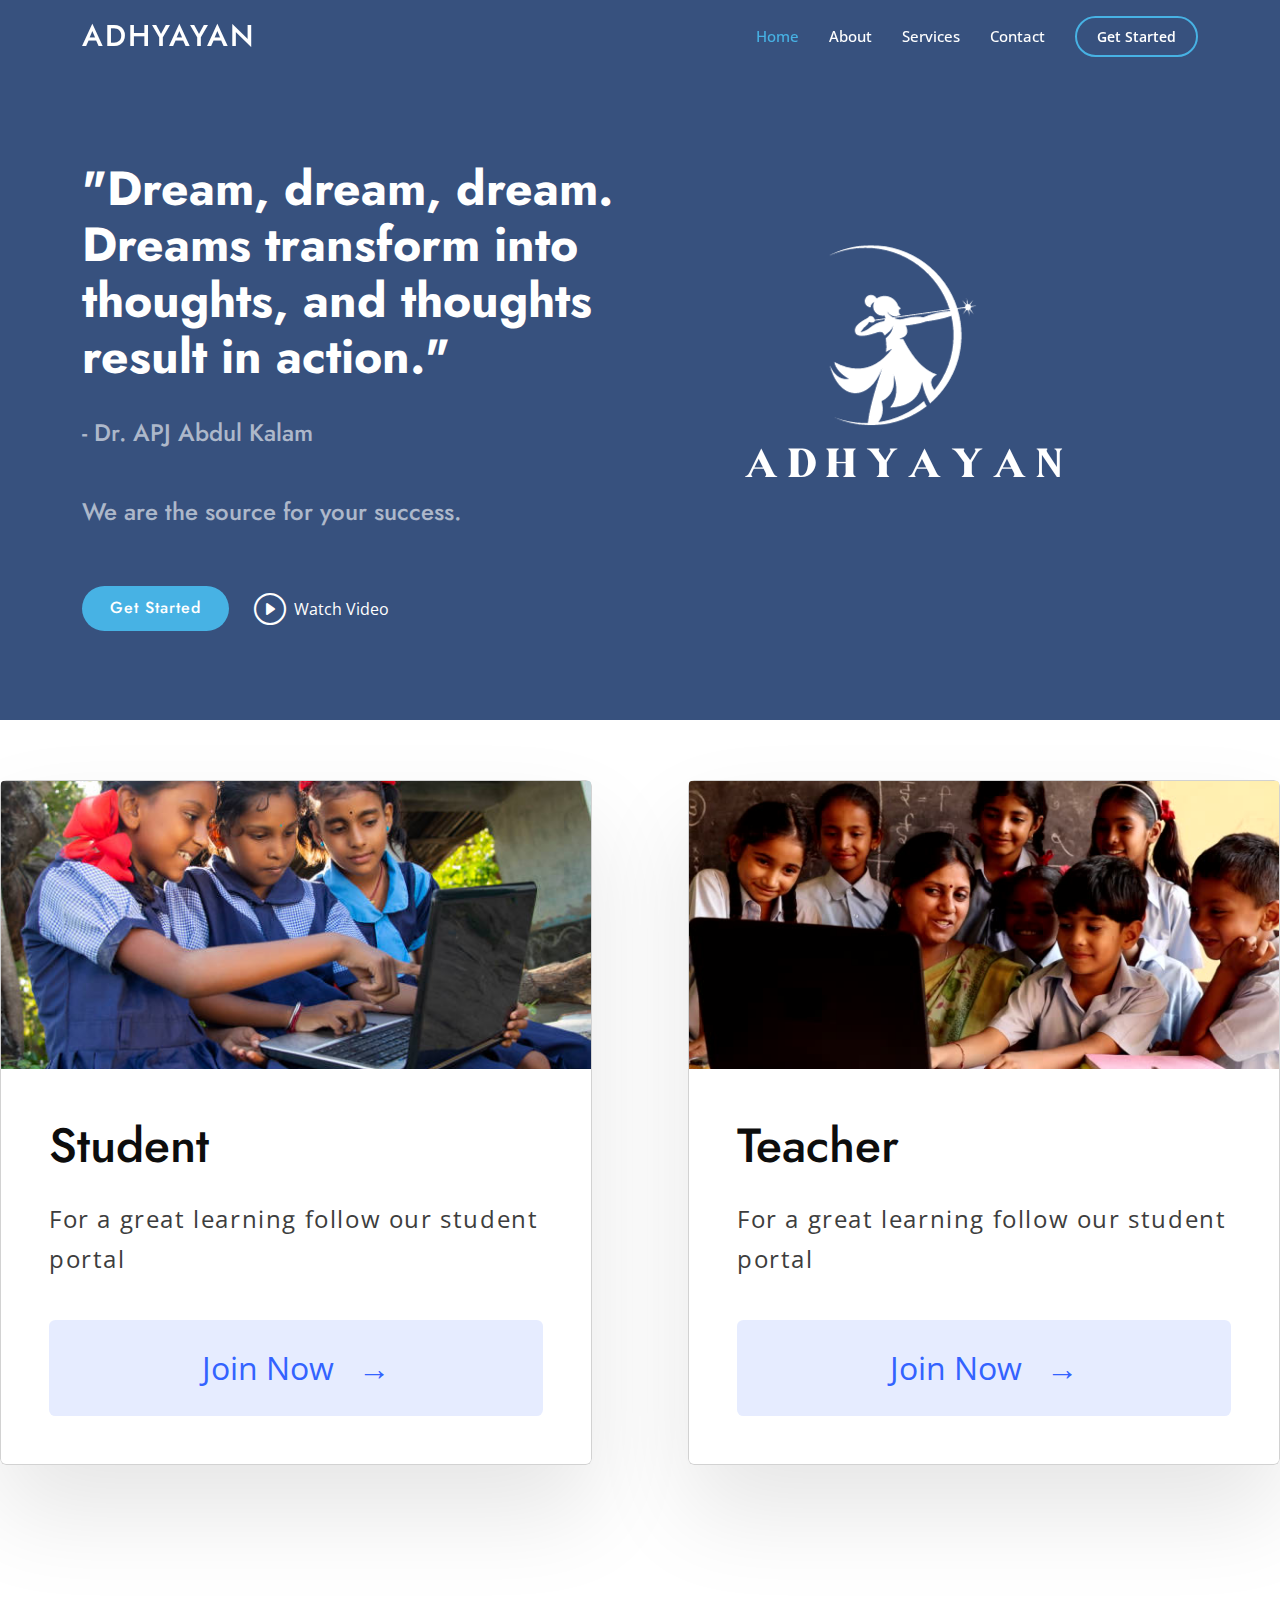
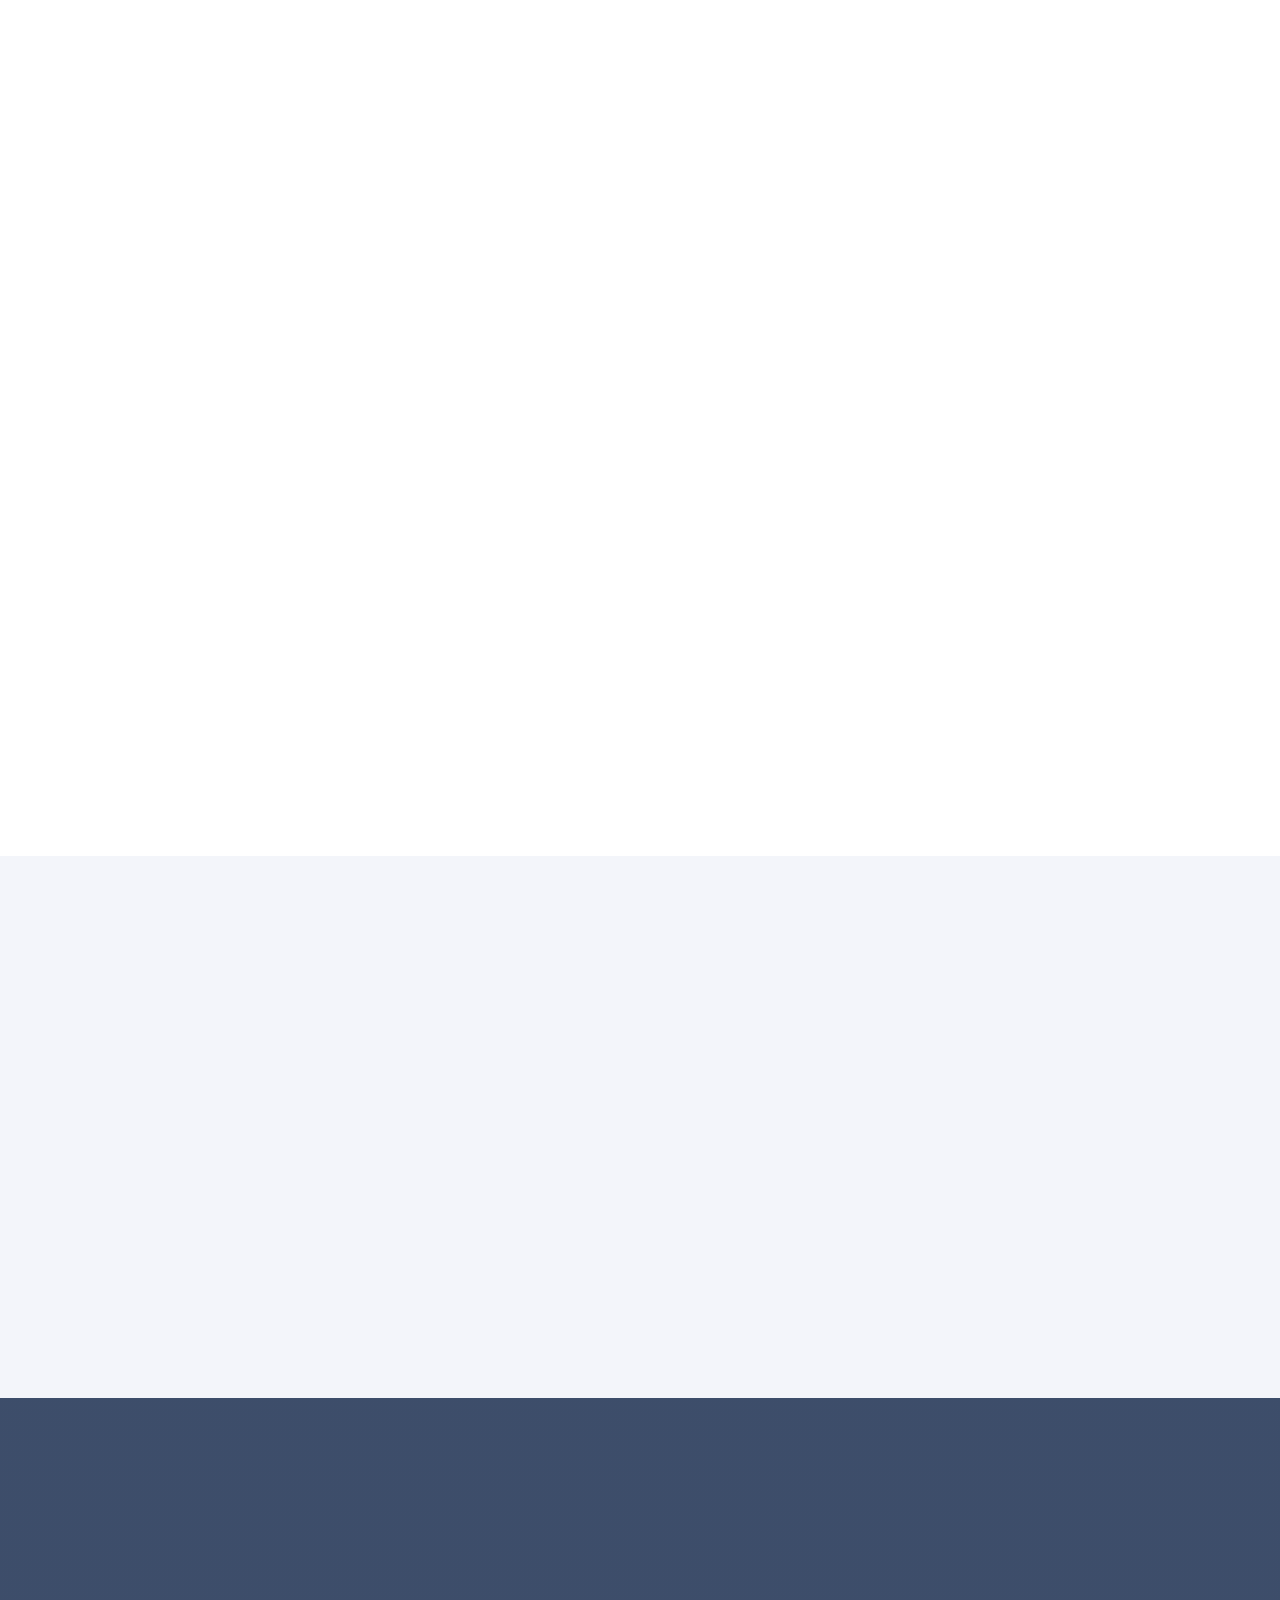
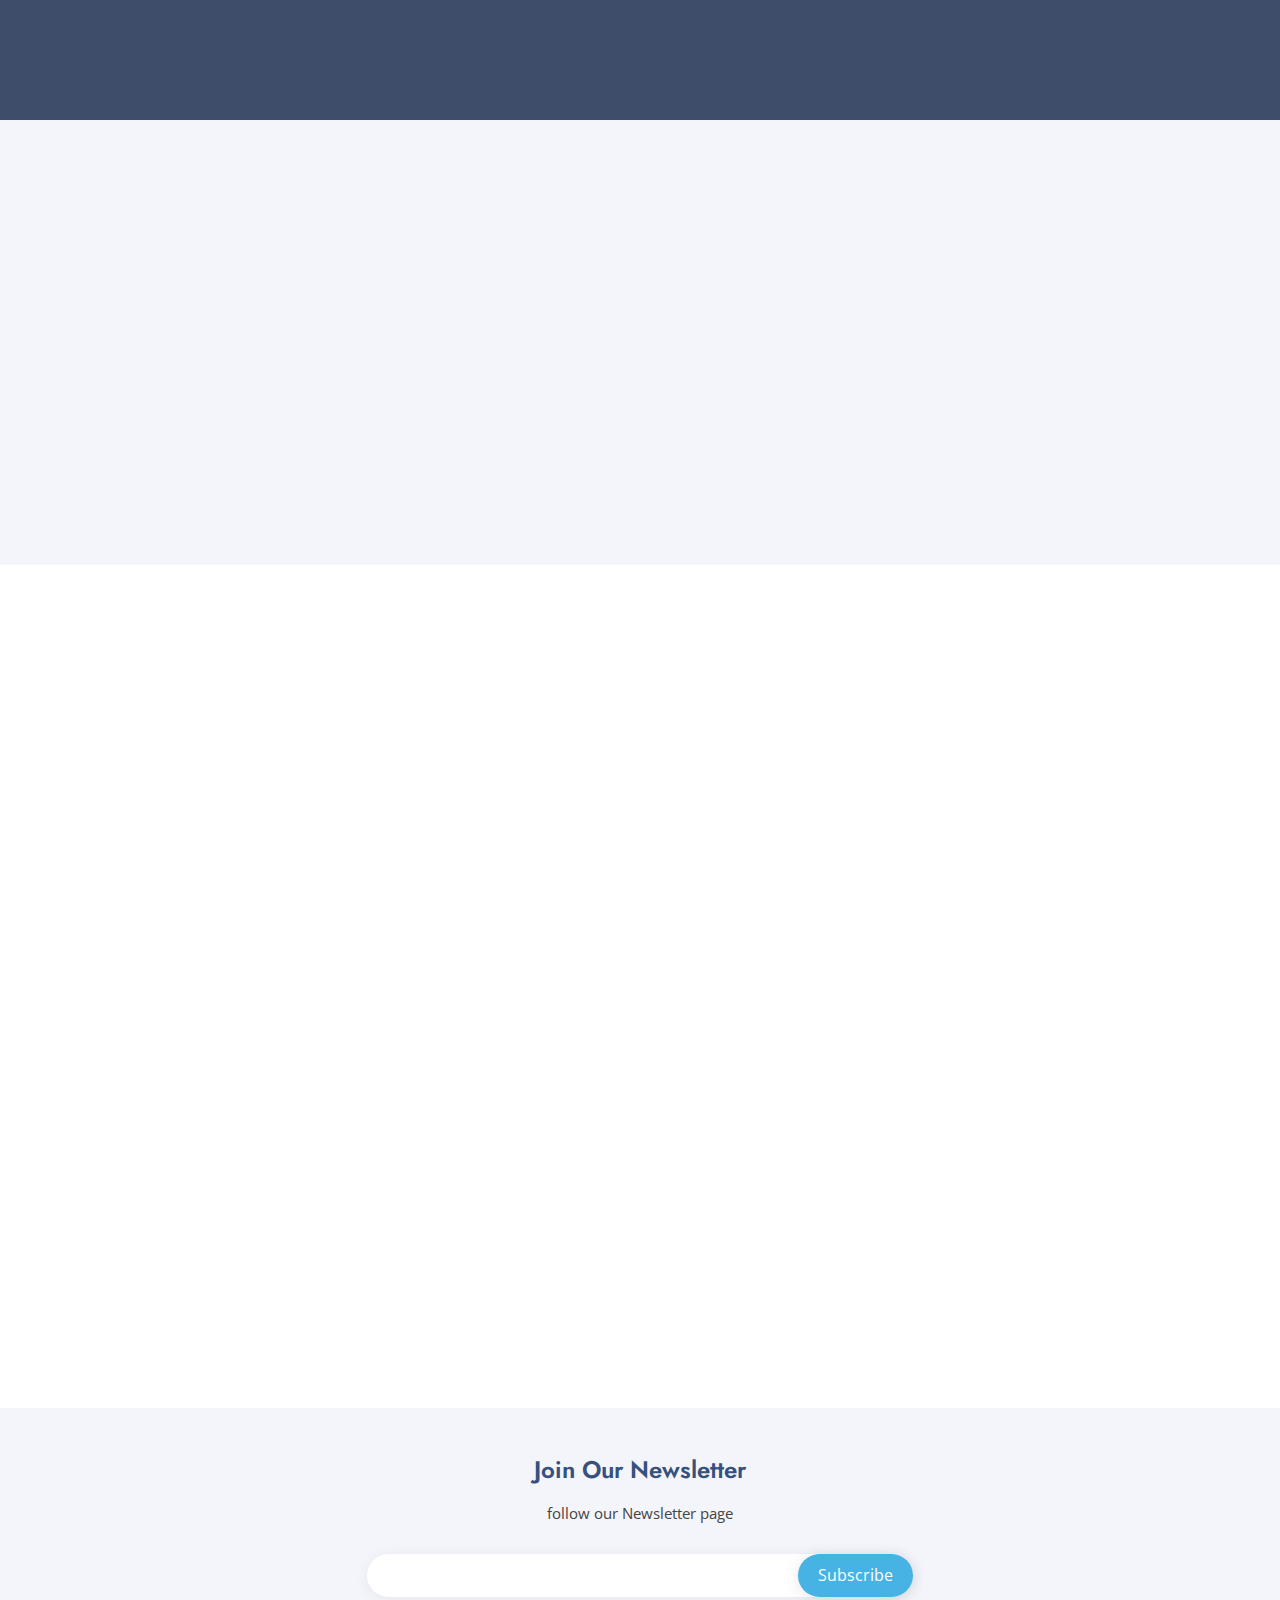
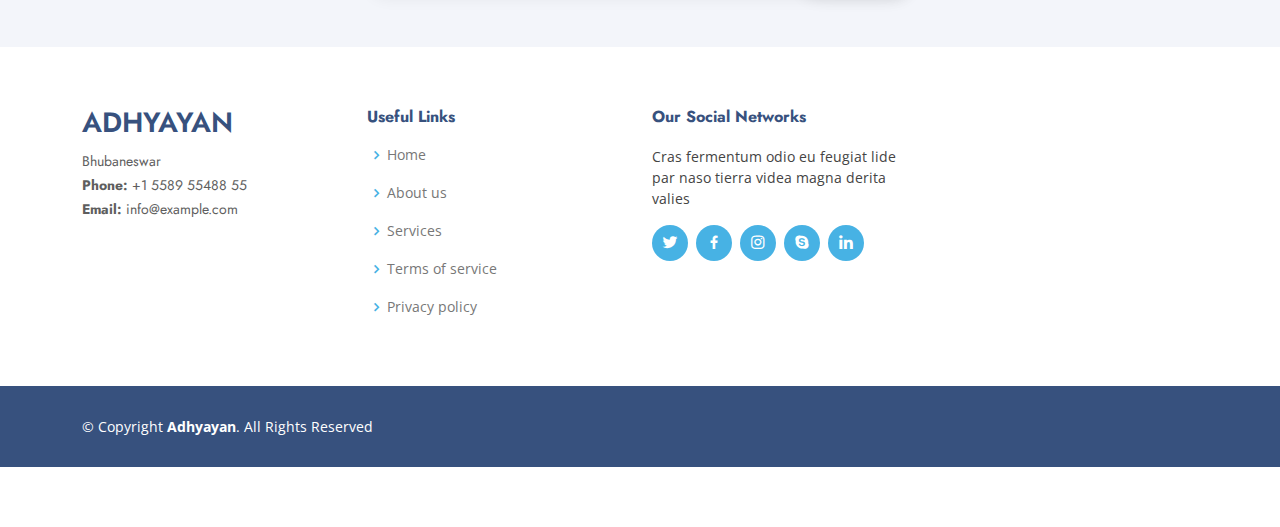
<file: index.html>
<!DOCTYPE html>
<html lang="en">

<head>
  <meta charset="utf-8">
  <meta content="width=device-width, initial-scale=1.0" name="viewport">

  <title>Adhyayan</title>
  <meta content="" name="description">
  <meta content="" name="keywords">

  <!-- Favicons -->
  <link href="./adhlogo-black.png" rel="icon">
  <link href="./adhlogo-black.png" rel="apple-touch-icon">

  <!-- Google Fonts -->
  <link href="https://fonts.googleapis.com/css?family=Open+Sans:300,300i,400,400i,600,600i,700,700i|Jost:300,300i,400,400i,500,500i,600,600i,700,700i|Poppins:300,300i,400,400i,500,500i,600,600i,700,700i" rel="stylesheet">

  <!-- Vendor CSS Files -->
  <link href="assets/vendor/aos/aos.css" rel="stylesheet">
  <link href="assets/vendor/bootstrap/css/bootstrap.min.css" rel="stylesheet">
  <link href="assets/vendor/bootstrap-icons/bootstrap-icons.css" rel="stylesheet">
  <link href="assets/vendor/boxicons/css/boxicons.min.css" rel="stylesheet">
  <link href="assets/vendor/glightbox/css/glightbox.min.css" rel="stylesheet">
  <link href="assets/vendor/remixicon/remixicon.css" rel="stylesheet">
  <link href="assets/vendor/swiper/swiper-bundle.min.css" rel="stylesheet">

  <!-- Template Main CSS File -->
  <link href="assets/css/style.css" rel="stylesheet">
  <link href="./style1.css" rel="stylesheet">
  <!-- <link href="./Adyayan Propro/responsive.css" rel="stylesheet">
  <link href="./Adyayan Propro/stylesdash.css" rel="stylesheet"> -->
</head>

<body>

  <!-- ======= Header ======= -->
  <header id="header" class="fixed-top ">
    <div class="container d-flex align-items-center">

      <h1 class="logo me-auto"><a href="index.html">Adhyayan</a></h1>
      <!-- Uncomment below if you prefer to use an image logo -->
      <!-- <a href="index.html" class="logo me-auto"><img src="assets/img/logo.png" alt="" class="img-fluid"></a>-->

      <nav id="navbar" class="navbar">
        <ul>
          <li><a class="nav-link scrollto active" href="#hero">Home</a></li>
          <li><a class="nav-link scrollto" href="#about">About</a></li>
          <li><a class="nav-link scrollto" href="#services">Services</a></li>
          <li><a class="nav-link scrollto" href="#contact">Contact</a></li>
          <li><a class="getstarted scrollto" href="#about">Get Started</a></li>
        </ul>
        <i class="bi bi-list mobile-nav-toggle"></i>
      </nav><!-- .navbar -->

    </div>
  </header><!-- End Header -->

  <!-- ======= Hero Section ======= -->
  <section id="hero" class="d-flex align-items-center">

    <div class="container">
      <div class="row">
        <div class="col-lg-6 d-flex flex-column justify-content-center pt-4 pt-lg-0 order-2 order-lg-1" data-aos="fade-up" data-aos-delay="200">
          <h1>"Dream, dream, dream. Dreams transform into thoughts, and thoughts result in action."</h1>
          <br>
          <h2 >- Dr. APJ Abdul Kalam</h2>
          <h2>We are the source for your success.
          </h2>
          <div class="d-flex justify-content-center justify-content-lg-start">
            <a href="#about" class="btn-get-started scrollto">Get Started</a>
            <a href="./synergy.mp4" class="glightbox btn-watch-video"><i class="bi bi-play-circle"></i><span>Watch Video</span></a>
          </div>
        </div>
        <div class="col-lg-6 order-1 order-lg-2 hero-img" data-aos="zoom-in" data-aos-delay="200">
          <img src="./Adhyanbluebig.png" class="img-fluid animated" alt="">
        </div>
      </div>
    </div>

  </section>
  <!-- End Hero -->

  <section id="main">

    <main class="cd__main">

      <div class="grid">
        <div class="grid__item">
          <div class="card"><img class="card__img" src="./student.png" alt="Student">
            <div class="card__content">
              <h1 class="card__header">Student</h1>
              <p class="card__text">For a great learning follow our student portal </p>
              <a href="./Adyayan Propro/teacher_dashboard.html" class="card__btn">Join Now <span>&rarr;</span></a>
            </div>
          </div>
        </div>
        <div class="grid__item">
          <div class="card"><img class="card__img" src="./newteacher.png" alt="Teacher">
            <div class="card__content">
              <h1 class="card__header">Teacher</h1>
              <p class="card__text">For a great learning follow our student portal</p>
              <a href="./Adyayan Propro/teacher_dashboard.html" class="card__btn">Join Now <span>&rarr;</span></a>
            </div>
          </div>
        </div>
        </div>

    
    <!-- ======= About Us Section ======= -->
    <section id="about" class="about">
      <div class="container" data-aos="fade-up">

        <div class="section-title">
          <h2>About Us</h2>
        </div>

        <div class="row content">
          <div class="col-lg-6">
            <p>
              At Adhyayan, we are a passionate and dedicated team on a mission to empower rural communities through the gift of knowledge. Our driving force? The unwavering belief that education is the key to breaking the cycle of poverty and unlocking the full potential of every individual
            </p>
            <ul>
              <li><i class="ri-check-double-line"></i>Empowering rural communities through education to create a future where literacy knows no bounds </li>
              <li><i class="ri-check-double-line"></i> We work hand-in-hand with local communities, respecting their unique cultures and traditions</li>
              <li><i class="ri-check-double-line"></i> Our initiatives are designed for long-term impact.</li>
            </ul>
          </div>
          <div class="col-lg-6 pt-4 pt-lg-0">
            <p>
              We invite you to be a part of our journey to transform rural areas into hubs learning and growth. Join Adhyayan Family to make a world where literacy universal, and dreams know no boundaries. Together, we can change lives, one classroom, one community at a time.
            </p>
            <a href="#" class="btn-learn-more">Learn More</a>
          </div>
        </div>

      </div>
    </section>
    <!-- End About Us Section -->

    <!-- ======= Skills Section ======= -->
    <section id="skills" class="skills">
      <div class="container" data-aos="fade-up">

        <div class="row">
          <div class="col-lg-6 d-flex align-items-center" data-aos="fade-right" data-aos-delay="100">
            <img src="assets/img/skills.png" class="img-fluid" alt="">
          </div>
          <div class="col-lg-6 pt-4 pt-lg-0 content" data-aos="fade-left" data-aos-delay="100">
            <h3>Literacy rate of India</h3>
            <p class="fst-italic">
              Literacy rate in India is uneven and as such, different states and union territories of India have differences in their literacy rates. The Statistics shows the details of state with highest literacy rate.
            </p>

            <div class="skills-content">

              <div class="progress">
                <span class="skill">Kerala <i class="val">94%</i></span>
                <div class="progress-bar-wrap">
                  <div class="progress-bar" role="progressbar" aria-valuenow="94" aria-valuemin="0" aria-valuemax="100"></div>
                </div>
              </div>

              <div class="progress">
                <span class="skill">Chandigarh <i class="val">86%</i></span>
                <div class="progress-bar-wrap">
                  <div class="progress-bar" role="progressbar" aria-valuenow="86" aria-valuemin="0" aria-valuemax="100"></div>
                </div>
              </div>

              <div class="progress">
                <span class="skill">Maharashtra <i class="val">82.3%</i></span>
                <div class="progress-bar-wrap">
                  <div class="progress-bar" role="progressbar" aria-valuenow="82.3" aria-valuemin="0" aria-valuemax="100"></div>
                </div>
              </div>

              <div class="progress">
                <span class="skill">Uttarakhand <i class="val">78.8%</i></span>
                <div class="progress-bar-wrap">
                  <div class="progress-bar" role="progressbar" aria-valuenow="78.8" aria-valuemin="0" aria-valuemax="100"></div>
                </div>
              </div>

            </div>

          </div>
        </div>

      </div>
    </section><!-- End Skills Section -->

    <!-- ======= Services Section ======= -->
    <section id="services" class="services section-bg">
      <div class="container" data-aos="fade-up">

        <div class="section-title">
          <h2>Services</h2>
          <p> Our services are designed to empower learners of all ages and backgrounds. </p>
        </div>

        <div class="row">
          <div class="col-xl-3 col-md-6 d-flex align-items-stretch" data-aos="zoom-in" data-aos-delay="100">
            <div class="icon-box">
              <div class="icon"><i class="bx bxl-dribbble"></i></div>
              <h4><a href="">Scholarship</a></h4>
              <p>We provide Scholarship facility to excell the knowledge of unprivileged</p>
            </div>
          </div>

          <div class="col-xl-3 col-md-6 d-flex align-items-stretch mt-4 mt-md-0" data-aos="zoom-in" data-aos-delay="200">
            <div class="icon-box">
              <div class="icon"><i class="bx bx-file"></i></div>
              <h4><a href="">Online Teaching</a></h4>
              <p>Online teaching brings education to your doorstep, making learning accessible to all</p>
            </div>
          </div>

          <div class="col-xl-3 col-md-6 d-flex align-items-stretch mt-4 mt-xl-0" data-aos="zoom-in" data-aos-delay="300">
            <div class="icon-box">
              <div class="icon"><i class="bx bx-tachometer"></i></div>
              <h4><a href="">Offline Faculty</a></h4>
              <p>Our dedicated offline faculty brings expertise and real-world experience to the classroom.
              </p>
            </div>
          </div>

          <div class="col-xl-3 col-md-6 d-flex align-items-stretch mt-4 mt-xl-0" data-aos="zoom-in" data-aos-delay="400">
            <div class="icon-box">
              <div class="icon"><i class="bx bx-layer"></i></div>
              <h4><a href="">Study Material</a></h4>
              <p>Our study materials are your trusted companions on the journey to academic excellence.</p>
            </div>
          </div>

        </div>

      </div>
    </section><!-- End Services Section -->

    <!-- ======= Cta Section ======= -->
    <section id="cta" class="cta">
      <div class="container" data-aos="zoom-in">

        <div class="row">
          <div class="col-lg-9 text-center text-lg-start">
            <h3>Call To Action</h3>
            <p> you can call us various information you want to know</p>
          </div>
          <div class="col-lg-3 cta-btn-container text-center">
            <a class="cta-btn align-middle" href="#">Call To Action</a>
          </div>
        </div>

      </div>
    </section><!-- End Cta Section -->

    

    
    <!-- ======= Frequently Asked Questions Section ======= -->
    <section id="faq" class="faq section-bg">
      <div class="container" data-aos="fade-up">

        <div class="section-title">
          <h2>Frequently Asked Questions</h2>
        </div>

        <div class="faq-list">
          <ul>
            <li data-aos="fade-up" data-aos-delay="100">
              <i class="bx bx-help-circle icon-help"></i> <a data-bs-toggle="collapse" class="collapse" data-bs-target="#faq-list-1">How do I sign up for your e-learning platform?<i class="bx bx-chevron-down icon-show"></i><i class="bx bx-chevron-up icon-close"></i></a>
              <div id="faq-list-1" class="collapse show" data-bs-parent=".faq-list">
                <p>
                  To sign up, click on the "Sign Up" button on our website's homepage. You'll need to provide some basic information and create a username and password.
                </p>
              </div>
            </li>

            <li data-aos="fade-up" data-aos-delay="200">
              <i class="bx bx-help-circle icon-help"></i> <a data-bs-toggle="collapse" data-bs-target="#faq-list-2" class="collapsed">How can I access my courses after signing up?<i class="bx bx-chevron-down icon-show"></i><i class="bx bx-chevron-up icon-close"></i></a>
              <div id="faq-list-2" class="collapse" data-bs-parent=".faq-list">
                <p>
                  Once you're logged in, go to the "My Courses" or "Dashboard" section. There, you will find all the courses you've enrolled in.
                </p>
              </div>
            </li>

           

            

            


          </ul>
        </div>

      </div>
    </section><!-- End Frequently Asked Questions Section -->

    <!-- ======= Contact Section ======= -->
    <section id="contact" class="contact">
      <div class="container" data-aos="fade-up">

        <div class="section-title">
          <h2>Contact</h2>
        </div>

        <div class="row">

          <div class="col-lg-5 d-flex align-items-stretch">
            <div class="info">
              <div class="address">
                <i class="bi bi-geo-alt"></i>
                <h4>Location:</h4>
                <p>Bhubaneswar</p>
              </div>

              <div class="email">
                <i class="bi bi-envelope"></i>
                <h4>Email:</h4>
                <p>info@example.com</p>
              </div>

              <div class="phone">
                <i class="bi bi-phone"></i>
                <h4>Call:</h4>
                <p>+1 5589 55488 55s</p>
              </div>

              <iframe src="https://www.google.com/maps/embed?pb=!1m14!1m8!1m3!1d12097.433213460943!2d-74.0062269!3d40.7101282!3m2!1i1024!2i768!4f13.1!3m3!1m2!1s0x0%3A0xb89d1fe6bc499443!2sDowntown+Conference+Center!5e0!3m2!1smk!2sbg!4v1539943755621" frameborder="0" style="border:0; width: 100%; height: 290px;" allowfullscreen></iframe>
            </div>

          </div>

          <div class="col-lg-7 mt-5 mt-lg-0 d-flex align-items-stretch">
            <form action="forms/contact.php" method="post" role="form" class="php-email-form">
              <div class="row">
                <div class="form-group col-md-6">
                  <label for="name">Your Name</label>
                  <input type="text" name="name" class="form-control" id="name" required>
                </div>
                <div class="form-group col-md-6">
                  <label for="name">Your Email</label>
                  <input type="email" class="form-control" name="email" id="email" required>
                </div>
              </div>
              <div class="form-group">
                <label for="name">Subject</label>
                <input type="text" class="form-control" name="subject" id="subject" required>
              </div>
              <div class="form-group">
                <label for="name">Message</label>
                <textarea class="form-control" name="message" rows="10" required></textarea>
              </div>
              <div class="my-3">
                <div class="loading">Loading</div>
                <div class="error-message"></div>
                <div class="sent-message">Your message has been sent. Thank you!</div>
              </div>
              <div class="text-center"><button type="submit">Send Message</button></div>
            </form>
          </div>

        </div>

      </div>
    </section><!-- End Contact Section -->

  </main><!-- End #main -->

  <!-- ======= Footer ======= -->
  <footer id="footer">

    <div class="footer-newsletter">
      <div class="container">
        <div class="row justify-content-center">
          <div class="col-lg-6">
            <h4>Join Our Newsletter</h4>
            <p>follow our Newsletter page</p>
            <form action="" method="post">
              <input type="email" name="email"><input type="submit" value="Subscribe">
            </form>
          </div>
        </div>
      </div>
    </div>

    <div class="footer-top">
      <div class="container">
        <div class="row">

          <div class="col-lg-3 col-md-6 footer-contact">
            <h3>Adhyayan</h3>
            <p>
              Bhubaneswar <br>
              <strong>Phone:</strong> +1 5589 55488 55<br>
              <strong>Email:</strong> info@example.com<br>
            </p>
          </div>

          <div class="col-lg-3 col-md-6 footer-links">
            <h4>Useful Links</h4>
            <ul>
              <li><i class="bx bx-chevron-right"></i> <a href="#">Home</a></li>
              <li><i class="bx bx-chevron-right"></i> <a href="#">About us</a></li>
              <li><i class="bx bx-chevron-right"></i> <a href="#">Services</a></li>
              <li><i class="bx bx-chevron-right"></i> <a href="#">Terms of service</a></li>
              <li><i class="bx bx-chevron-right"></i> <a href="#">Privacy policy</a></li>
            </ul>
          </div>

          <div class="col-lg-3 col-md-6 footer-links">
            <h4>Our Social Networks</h4>
            <p>Cras fermentum odio eu feugiat lide par naso tierra videa magna derita valies</p>
            <div class="social-links mt-3">
              <a href="#" class="twitter"><i class="bx bxl-twitter"></i></a>
              <a href="#" class="facebook"><i class="bx bxl-facebook"></i></a>
              <a href="#" class="instagram"><i class="bx bxl-instagram"></i></a>
              <a href="#" class="google-plus"><i class="bx bxl-skype"></i></a>
              <a href="#" class="linkedin"><i class="bx bxl-linkedin"></i></a>
            </div>
          </div>

        </div>
      </div>
    </div>

    <div class="container footer-bottom clearfix">
      <div class="copyright">
        &copy; Copyright <strong><span>Adhyayan</span></strong>. All Rights Reserved
      </div>
      <div class="credits">
      </div>
    </div>
  </footer><!-- End Footer -->

  <div id="preloader"></div>
  <a href="#" class="back-to-top d-flex align-items-center justify-content-center"><i class="bi bi-arrow-up-short"></i></a>

  <!-- Vendor JS Files -->
  <script src="assets/vendor/aos/aos.js"></script>
  <script src="assets/vendor/bootstrap/js/bootstrap.bundle.min.js"></script>
  <script src="assets/vendor/glightbox/js/glightbox.min.js"></script>
  <script src="assets/vendor/isotope-layout/isotope.pkgd.min.js"></script>
  <script src="assets/vendor/swiper/swiper-bundle.min.js"></script>
  <script src="assets/vendor/waypoints/noframework.waypoints.js"></script>
  <script src="assets/vendor/php-email-form/validate.js"></script>

  <!-- Template Main JS File -->
  <script src="assets/js/main.js"></script>

</body>

</html>
</file>
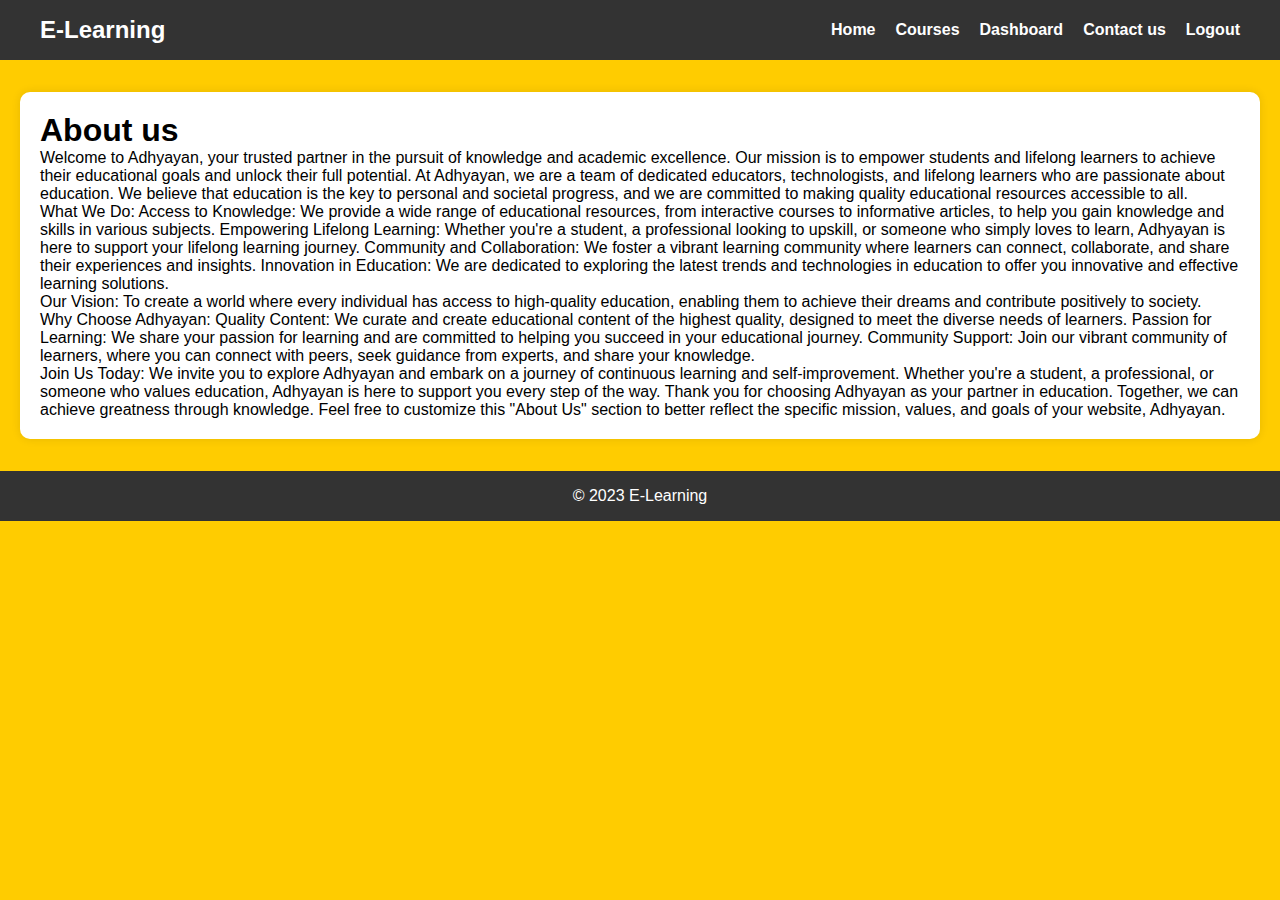
<file: Adyayan Propro/aboutus.html>
<!DOCTYPE html>
<html lang="en">
  <head>
    <meta charset="UTF-8" />
    <meta name="viewport" content="width=device-width, initial-scale=1.0" />
    <title>User Profile</title>
    <link rel="stylesheet" href="styles5.css" />
    <!-- Link your main CSS file -->
  </head>
  <body>
    <header>
      <nav>
        <div class="logo">E-Learning</div>
        <ul>
          <li><a href="index.html">Home</a></li>
          <li><a href="courses.html">Courses</a></li>
          <!-- Link to the courses page -->
          <li><a href="dashboard.html">Dashboard</a></li>
          <!-- Link to the dashboard page -->
          <li><a href="contact.html">Contact us</a></li>
          <!-- Link to the contactus page -->
          <li><a href="#">Logout</a></li>
        </ul>
      </nav>
    </header>
    <main>
      <section class="aboutus-section">
        <h1>About us</h1>
        <div class="aboutus-info">
          <p> 
            Welcome to Adhyayan, your trusted partner in the pursuit of knowledge and academic excellence. Our mission is to empower students and lifelong learners to achieve their educational goals and unlock their full potential.
            At Adhyayan, we are a team of dedicated educators, technologists, and lifelong learners who are passionate about education. We believe that education is the key to personal and societal progress, and we are committed to making quality educational resources accessible to all.
          </p>
          <p>
            What We Do:
            
            Access to Knowledge: We provide a wide range of educational resources, from interactive courses to informative articles, to help you gain knowledge and skills in various subjects.
            Empowering Lifelong Learning: Whether you're a student, a professional looking to upskill, or someone who simply loves to learn, Adhyayan is here to support your lifelong learning journey.
            Community and Collaboration: We foster a vibrant learning community where learners can connect, collaborate, and share their experiences and insights.
            Innovation in Education: We are dedicated to exploring the latest trends and technologies in education to offer you innovative and effective learning solutions.
          </p>
          <p>
            Our Vision:
 
            To create a world where every individual has access to high-quality education, enabling them to achieve their dreams and contribute positively to society.
          </p>
          <p>
            Why Choose Adhyayan:

            Quality Content: We curate and create educational content of the highest quality, designed to meet the diverse needs of learners.

            Passion for Learning: We share your passion for learning and are committed to helping you succeed in your educational journey.

            Community Support: Join our vibrant community of learners, where you can connect with peers, seek guidance from experts, and share your knowledge.

          </p>
          <p>
            Join Us Today:

            We invite you to explore Adhyayan and embark on a journey of continuous learning and self-improvement. Whether you're a student, a professional, or someone who values education, Adhyayan is here to support you every step of the way.

            Thank you for choosing Adhyayan as your partner in education. Together, we can achieve greatness through knowledge.

            Feel free to customize this "About Us" section to better reflect the specific mission, values, and goals of your website, Adhyayan.
          </p>
          <!-- Add more profile information here -->
        </div>
      </section>
    </main>
    <footer>
      <p>&copy; 2023 E-Learning</p>
    </footer>
  </body>
</html>
</file>
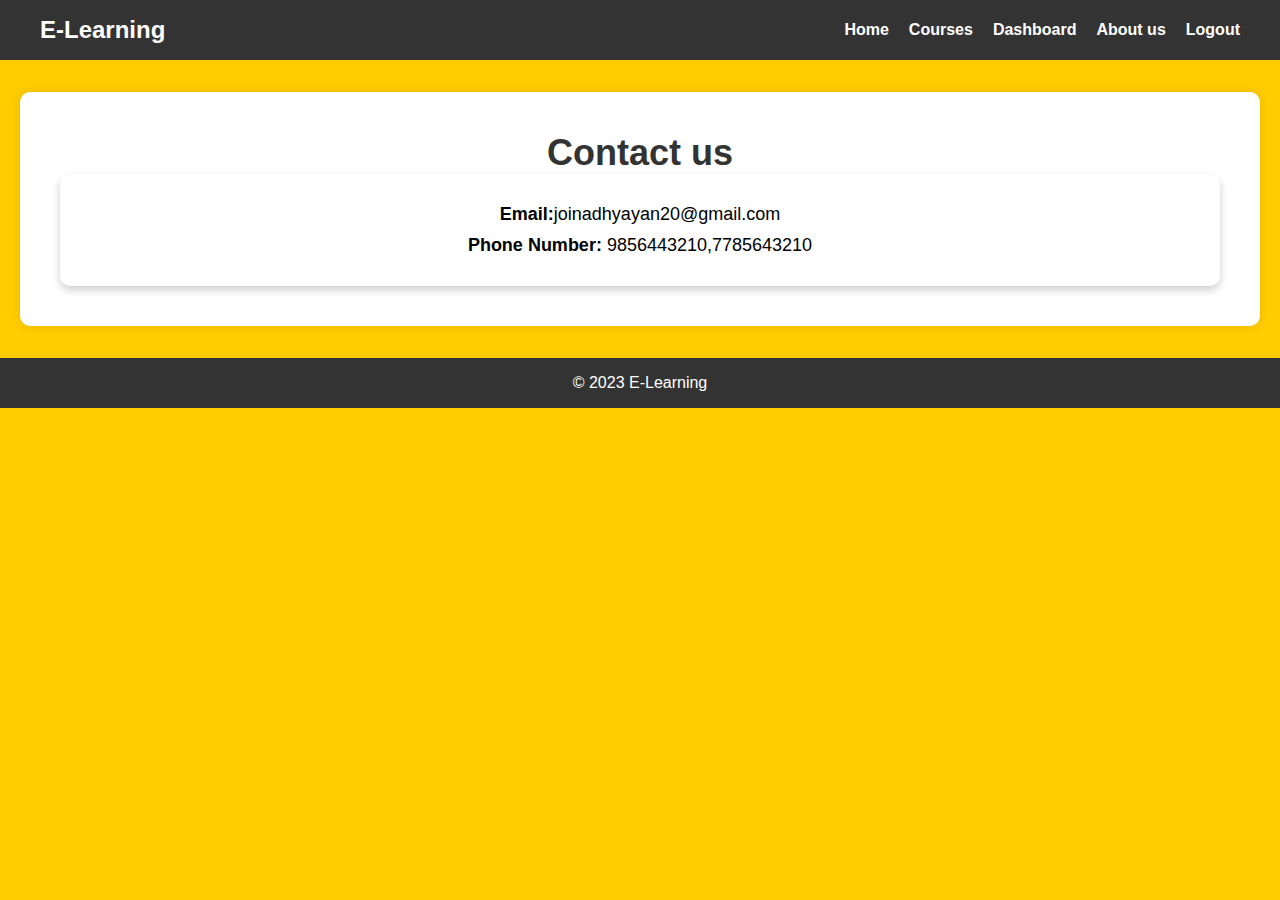
<file: Adyayan Propro/contact.html>
<!DOCTYPE html>
<html lang="en">
  <head>
    <meta charset="UTF-8" />
    <meta name="viewport" content="width=device-width, initial-scale=1.0" />
    <title>User Profile</title>
    <link rel="stylesheet" href="styles6.css" />
    <!-- Link your main CSS file -->
  </head>
  <body>
    <header>
      <nav>
        <div class="logo">E-Learning</div>
        <ul>
          <li><a href="index.html">Home</a></li>
          <!-- Link to the index page -->
          <li><a href="courses.html">Courses</a></li>
          <!-- Link to the courses page -->
          <li><a href="dashboard.html">Dashboard</a></li>
          <li><a href="aboutus.html">About us</a></li>
          <!-- Link to the aboutus page -->
          <li><a href="#">Logout</a></li>
        </ul>
      </nav>
    </header>
    <main>
      <section class="profile-section">
        <h1>Contact us</h1>
        <div class="profile-info">
          <p><strong>Email:</strong>joinadhyayan20@gmail.com</p>
          <p><strong>Phone Number:</strong> 9856443210,7785643210</p>
          <!-- Add more profile information here -->
        </div>
      </section>
    </main>
    <footer>
      <p>&copy; 2023 E-Learning</p>
    </footer>
  </body>
</html>
</file>
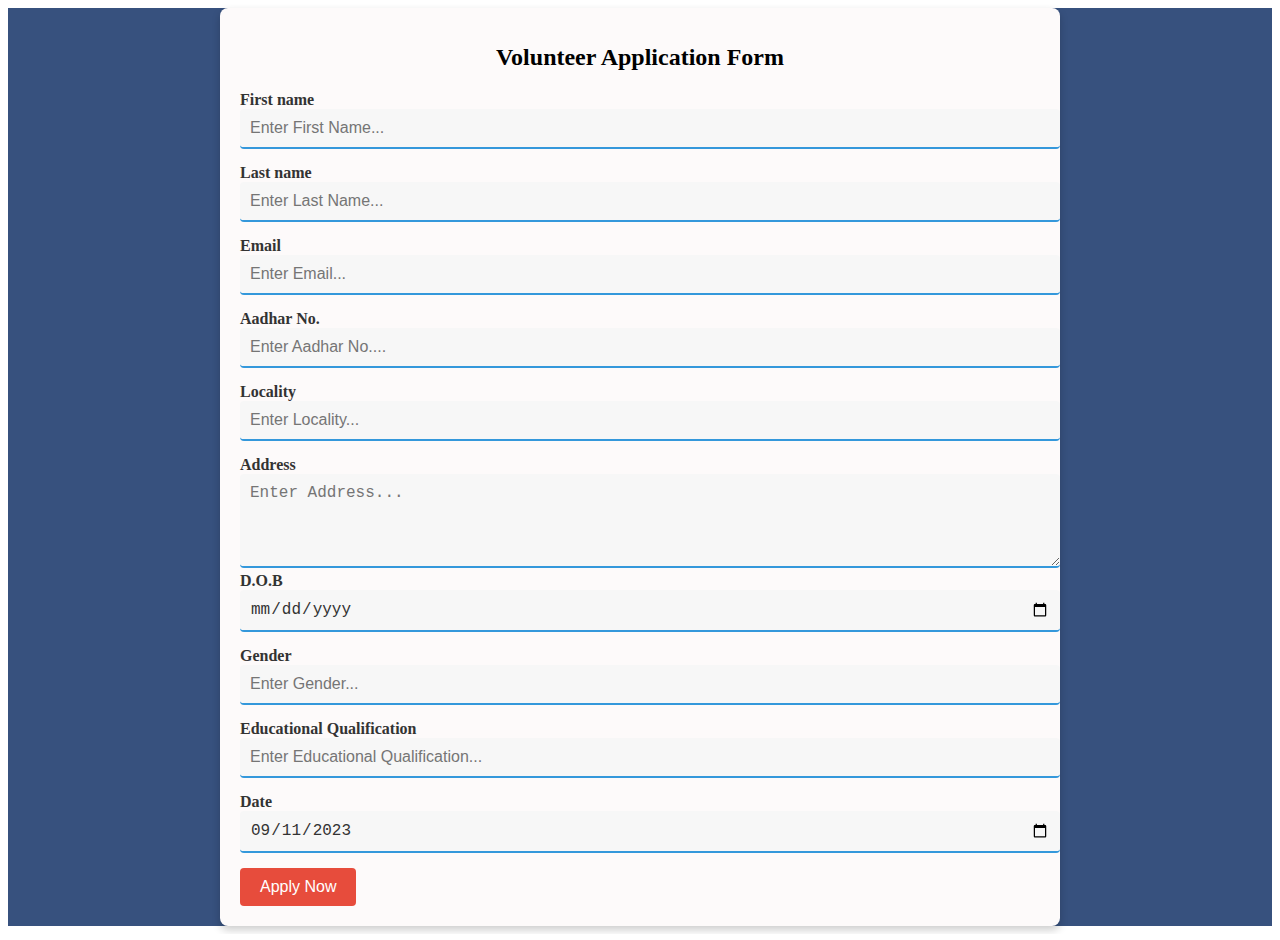
<file: Adyayan Propro/form1.html>
<!DOCTYPE html>
<html lang="en">
<head>
    <meta charset="UTF-8">
    <meta name="viewport" content="width=device-width, initial-scale=1.0">
    <title>VOLUNTEER APPLICATION FORM</title>
    <link rel="stylesheet" href="styles7.css">
</head>
<body>
    <div class="container">
        <div class="apply_box">
            <h1>Volunteer Application Form</h1>
            <form action="">
                <div class="form_container">
                    <div class="form_control">
                        <label for="first_name">First name</label>
                        <input type="text" id="first_name" name="first_name" placeholder="Enter First Name..." />
                    </div>
                    <div class="form_control">
                        <label for="last_name">Last name</label>
                        <input type="text" id="last_name" name="last_name" placeholder="Enter Last Name..." />
                    </div>
                    <div class="form_control">
                        <label for="email">Email</label>
                        <input type="email" id="email" name="email" placeholder="Enter Email..." />
                    </div>
                    <div class="form_control">
                        <label for="aadhar_no">Aadhar No.</label>
                        <input type="text" id="aadhar_no" name="aadhar_no" placeholder="Enter Aadhar No...." />
                    </div>
                    <div class="form_control">
                        <label for="locality">Locality</label>
                        <input type="text" id="locality" name="locality" placeholder="Enter Locality..." />
                    </div>
                    <div class="textarea_control">
                        <label for="address">Address</label>
                        <textarea id="address" name="address" rows="4" cols="50" placeholder="Enter Address..."></textarea>
                    </div>
                    <div class="form_control">
                        <label for="dob">D.O.B</label>
                        <input type="date" id="dob" name="dob" placeholder="Enter D.O.B..." />
                    </div>
                    <div class="form_control">
                        <label for="gender">Gender</label>
                        <input type="text" id="gender" name="gender" placeholder="Enter Gender..." />
                    </div>
                    <div class="form_control">
                        <label for="edu_qualification">Educational Qualification</label>
                        <input type="text" id="edu_qualification" name="edu_qualification" placeholder="Enter Educational Qualification..." />
                    </div>
                    <div class="form_control">
                        <label for="date">Date</label>
                        <input type="date" id="date" name="date" value="2023-09-11" />
                    </div>
                    <div class="button_container">
                        <button type="submit">Apply Now</button>
                    </div>
                </div>
            </form>
        </div>
    </div>
</body>
</html>
</file>
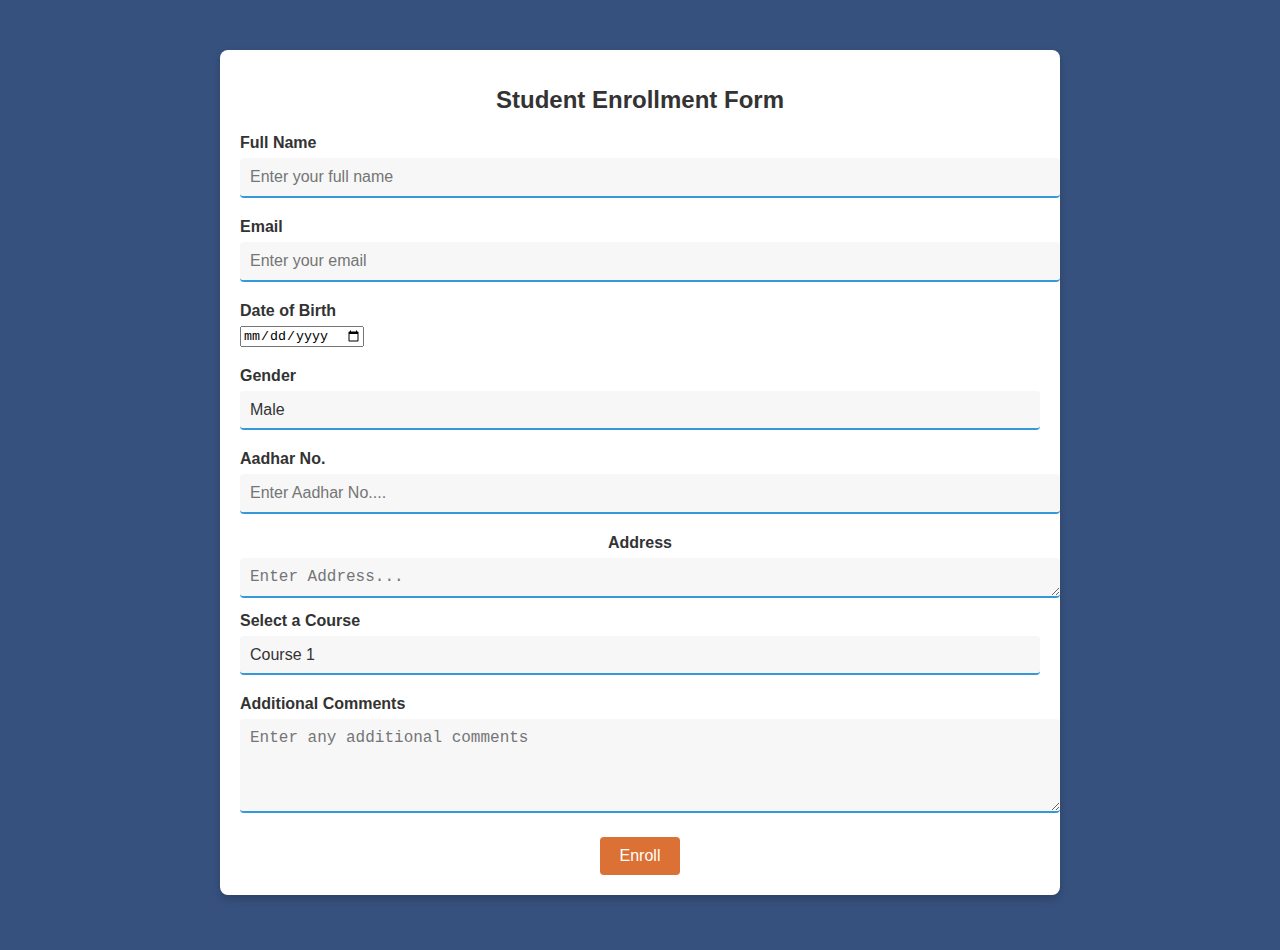
<file: Adyayan Propro/form2.html>
<!DOCTYPE html>
<html lang="en">
<head>
    <meta charset="UTF-8">
    <meta name="viewport" content="width=device-width, initial-scale=1.0">
    <link rel="stylesheet" href="styles8.css">
    <title>Student Enrollment Form</title>
</head>
<body>
    <div class="container">
        <h1>Student Enrollment Form</h1>
        <form action="#" method="post">
            <div class="form-group">
                <label for="full_name">Full Name</label>
                <input type="text" id="full_name" name="full_name" placeholder="Enter your full name" required>
            </div>
            <div class="form-group">
                <label for="email">Email</label>
                <input type="email" id="email" name="email" placeholder="Enter your email" required>
            </div>
            <div class="form-group">
                <label for="birthdate">Date of Birth</label>
                <input type="date" id="birthdate" name="birthdate" required>
            </div>
            <div class="form-group">
                <label for="gender">Gender</label>
                <select id="gender" name="gender" required>
                    <option value="male">Male</option>
                    <option value="female">Female</option>
                    <option value="other">Other</option>
                </select>
            </div>
            <div class="form-group">
                <label class="label-left" for="aadhar_no">Aadhar No.</label>
                <input class="input-left" type="text" id="aadhar_no" name="aadhar_no" placeholder="Enter Aadhar No...." />
            </div>
            <div class="textarea_control">
                <label class="label-left" for="address">Address</label>
                <textarea class="input-left" id="address" name="address" rows="1" cols="50" placeholder="Enter Address..."></textarea>
            </div>
            <div class="form-group">
                <label for="course">Select a Course</label>
                <select id="course" name="course" required>
                    <option value="course1">Course 1</option>
                    <option value="course2">Course 2</option>
                    <option value="course3">Course 3</option>
                </select>
            </div>
            <div class="form-group">
                <label for="comments">Additional Comments</label>
                <textarea id="comments" name="comments" rows="4" placeholder="Enter any additional comments"></textarea>
            </div>
            <button type="submit">Enroll</button>
        </form>
    </div>
</body>
</html>
</file>
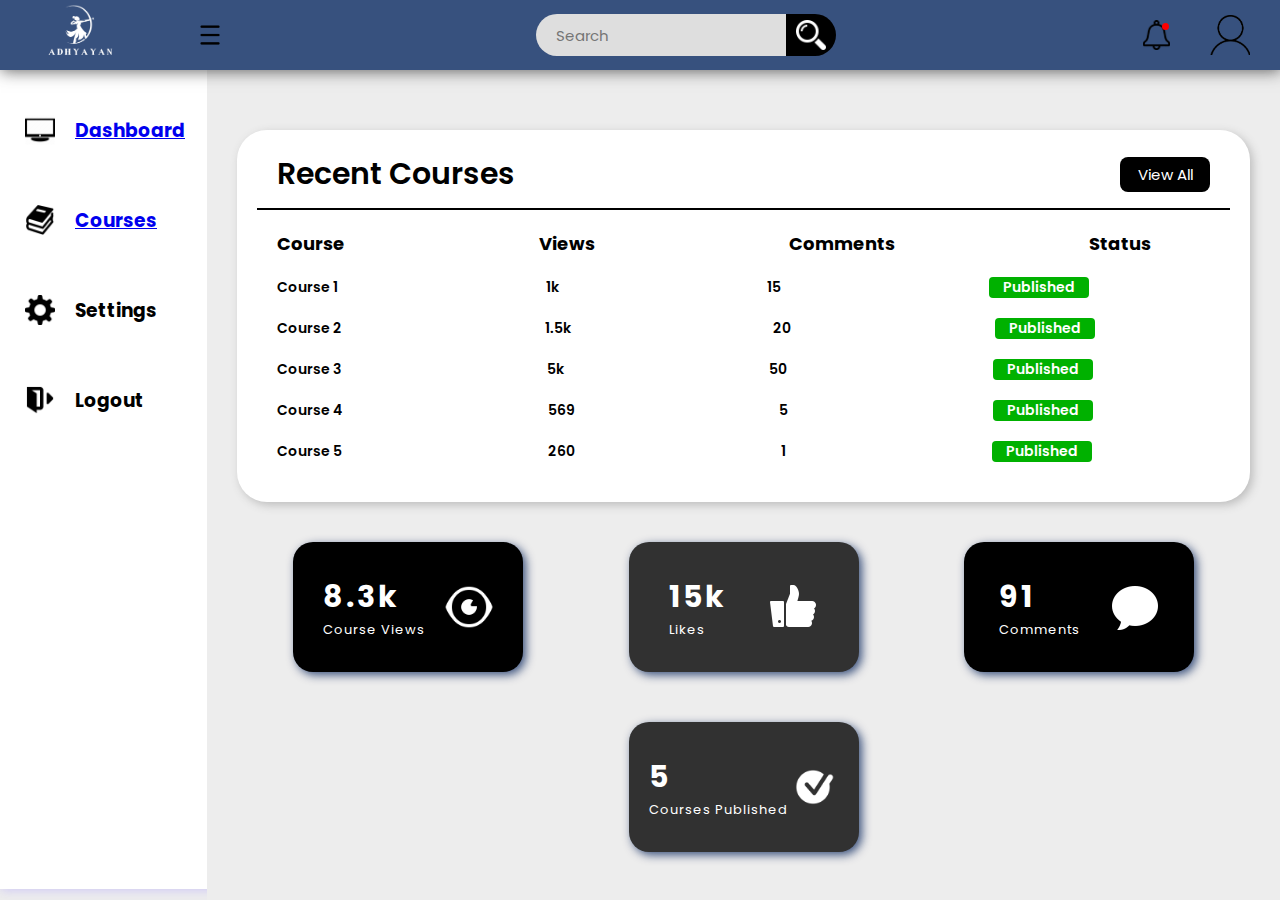
<file: Adyayan Propro/teacher_dashboard.html>
<!DOCTYPE html>
<html lang="en">
  <head>
    <meta charset="UTF-8" />
    <meta http-equiv="X-UA-Compatible" content="IE=edge" />
    <meta
      name="viewport"
      content="width=device-width,
				initial-scale=1.0"
    />
    <link href="../adhlogo-black.png" rel="icon">
  <link href="../adhlogo-black.png" rel="apple-touch-icon">
    <title>Teacher-Dashboard</title>
    <link rel="stylesheet" href="./stylesdash.css" />
    <link rel="stylesheet" href="./responsive.css" />
  </head>

  <body>
    <!-- for header part -->
    <header>
      <div class="logosec">
        <div class="logo">
          <img src="../aabluelogo.png" alt="search-icon" />
        </div>
        <img
          src="menuicon.png"
          class="icn menuicn"
          id="menuicn"
          alt="menu-icon"
        />
      </div>

      <div class="searchbar">
        <input type="text" placeholder="Search" />
        <div class="searchbtn">
          <img src="search.png" class="icn srchicn" alt="search-icon" />
        </div>
      </div>

      <div class="message">
        <div class="circle"></div>
        <img src="notification.png" class="icn" alt="" />
        <div class="dp">
          <a href="./project.html">
            <img src="profileicon.png" class="dpicn" alt="dp" />
          </a>
        </div>
      </div>
    </header>

    <div class="main-container">
      <div class="navcontainer">
        <nav class="nav">
          <div class="nav-upper-options">
            <div class="nav-option option1">
              <img src="dashboardicon.png" class="nav-img" alt="dashboard" />
              <h3><a href="./project.html">Dashboard</a></h3>
            </div>

            <div class="nav-option option5">
              <img src="courseicon.png"  class="nav-img" alt="Course" />
              <h3><a href="../courses/courses.html" class="glightbox btn-watch-video">Courses</a></h3>
            </div>

            <div class="nav-option option6">
              <img src="settingsicon.png" class="nav-img" alt="settings" />
              <h3>Settings</h3>
            </div>

            <div class="nav-option logout">
              <img src="logouticon.png" class="nav-img" alt="logout" />
              <h3>Logout</h3>
            </div>
          </div>
        </nav>
      </div>
      <div class="main">
        <div class="searchbar2">
          <input type="text" name="" id="" placeholder="Search" />
          <div class="searchbtn">
            <img src="search.png" class="icn srchicn" alt="search-button" />
          </div>
        </div>

        <div class="report-container">
          <div class="report-header">
            <h1 class="recent-Articles">Recent Courses</h1>
            <button class="view">View All</button>
          </div>

          <div class="report-body">
            <div class="report-topic-heading">
              <h3 class="t-op">Course</h3>
              <h3 class="t-op">Views</h3>
              <h3 class="t-op">Comments</h3>
              <h3 class="t-op">Status</h3>
              <h3 class="t-op">Enroll</h3>
            </div>

            <div class="items">
              <div class="item1">
                <h3 class="t-op-nextlvl">Course 1</h3>
                <h3 class="t-op-nextlvl">1k</h3>
                <h3 class="t-op-nextlvl">15</h3>
                <h3 class="t-op-nextlvl label-tag">Published</h3>
                <h3 class="t-op-nextlvl label-tag">Enroll</h3>
              </div>

              <div class="item1">
                <h3 class="t-op-nextlvl">Course 2</h3>
                <h3 class="t-op-nextlvl">1.5k</h3>
                <h3 class="t-op-nextlvl">20</h3>
                <h3 class="t-op-nextlvl label-tag">Published</h3>
                <h3 class="t-op-nextlvl label-tag">Enroll</h3>
              </div>

              <div class="item1">
                <h3 class="t-op-nextlvl">Course 3</h3>
                <h3 class="t-op-nextlvl">5k</h3>
                <h3 class="t-op-nextlvl">50</h3>
                <h3 class="t-op-nextlvl label-tag">Published</h3>
                <h3 class="t-op-nextlvl label-tag">Enroll</h3>
              </div>

              <div class="item1">
                <h3 class="t-op-nextlvl">Course 4</h3>
                <h3 class="t-op-nextlvl">569</h3>
                <h3 class="t-op-nextlvl">5</h3>
                <h3 class="t-op-nextlvl label-tag">Published</h3>
                <h3 class="t-op-nextlvl label-tag">Enroll</h3>
              </div>

              <div class="item1">
                <h3 class="t-op-nextlvl">Course 5</h3>
                <h3 class="t-op-nextlvl">260</h3>
                <h3 class="t-op-nextlvl">1</h3>
                <h3 class="t-op-nextlvl label-tag">Published</h3>
                <h3 class="t-op-nextlvl label-tag">Enroll</h3>
              </div>
            </div>
          </div>
        </div>

        <div class="box-container">
          <div class="box box1">
            <div class="text">
              <h2 class="topic-heading">8.3k</h2>
              <h2 class="topic">Course Views</h2>
            </div>

            <img src="eyeicon.png" alt="Views" />
          </div>

          <div class="box box2">
            <div class="text">
              <h2 class="topic-heading">15k</h2>
              <h2 class="topic">Likes</h2>
            </div>

            <img src="likeicon.png" alt="likes" />
          </div>

          <div class="box box3">
            <div class="text">
              <h2 class="topic-heading">91</h2>
              <h2 class="topic">Comments</h2>
            </div>

            <img src="commenticon.png" alt="comments" />
          </div>

          <div class="box box4">
            <div class="text">
              <h2 class="topic-heading">5</h2>
              <h2 class="topic">Courses Published</h2>
            </div>

            <img src="checkmarkicon.png" alt="published" />
          </div>
        </div>
      </div>
    </div>

    <script src="index.js"></script>
  </body>
</html>
</file>
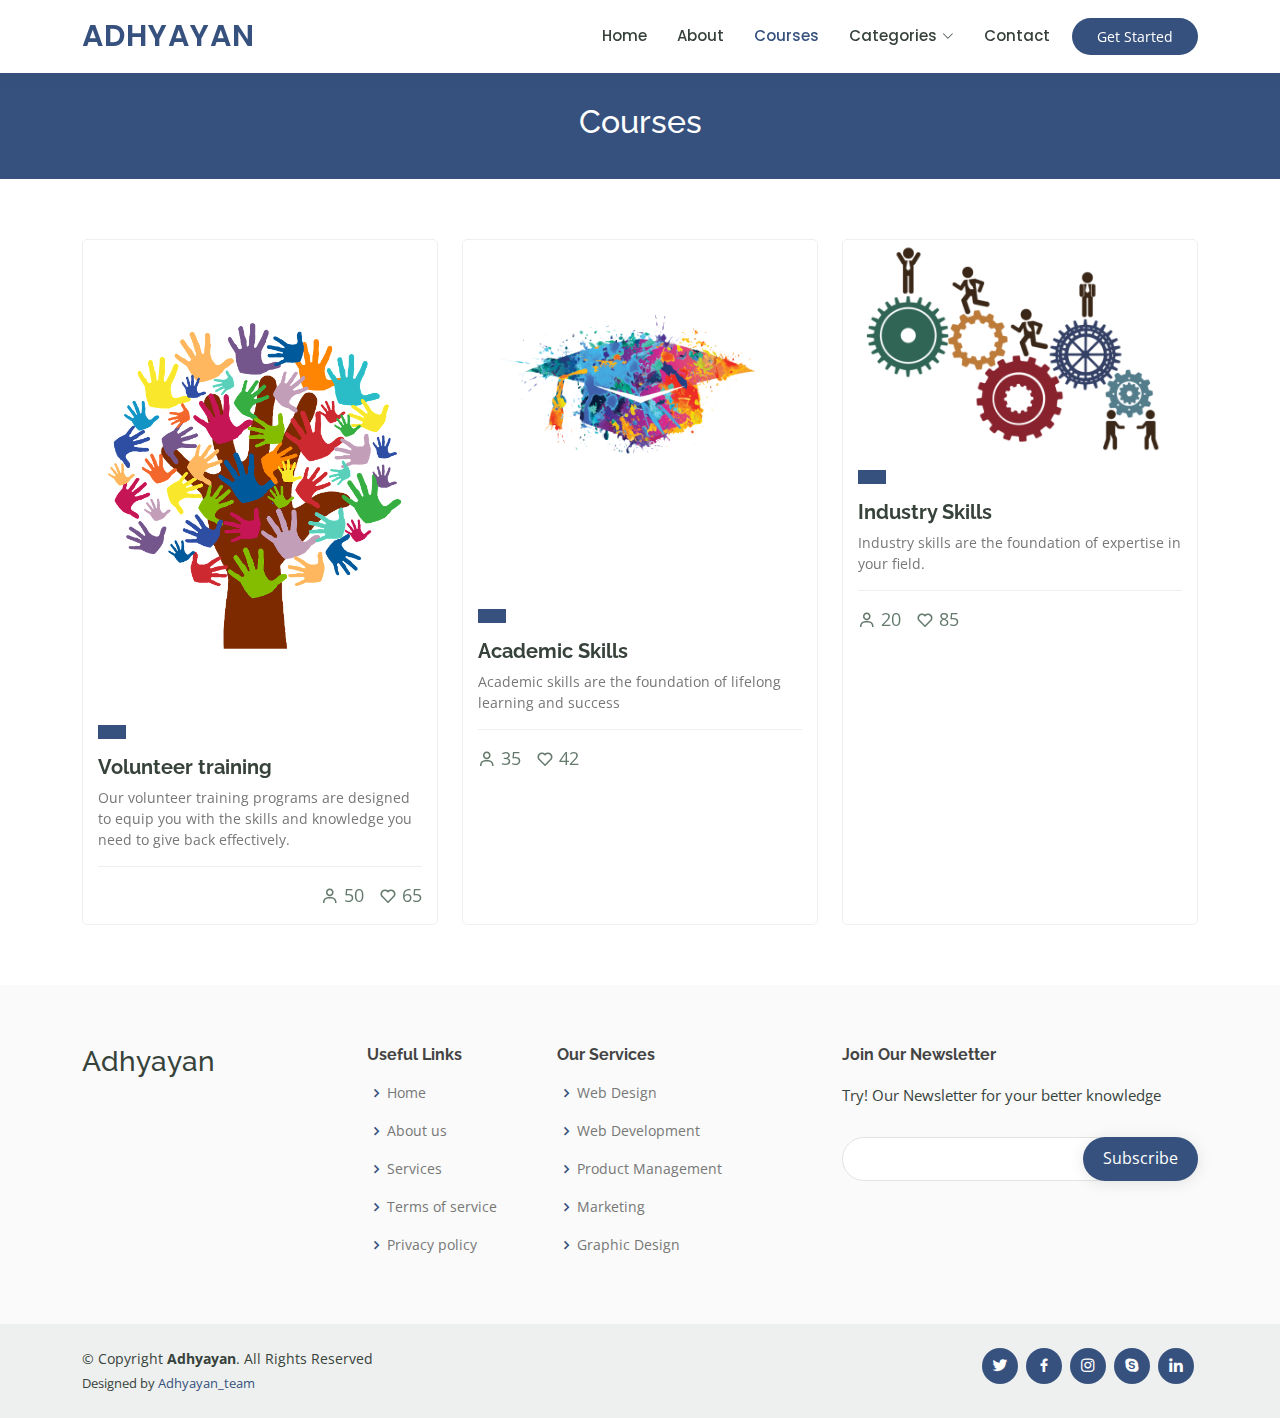
<file: courses/courses.html>
<!DOCTYPE html>
<html lang="en">
  <head>
    <meta charset="utf-8" />
    <meta content="width=device-width, initial-scale=1.0" name="viewport" />

    <title>Courses</title>
    <meta content="" name="description" />
    <meta content="" name="keywords" />

    <!-- Favicons -->
    <link href="./adhlogo-black.png" rel="icon" />
    <link href="./adhlogo-black.png" rel="apple-touch-icon" />

    <!-- Google Fonts -->
    <link
      href="https://fonts.googleapis.com/css?family=Open+Sans:300,300i,400,400i,600,600i,700,700i|Raleway:300,300i,400,400i,500,500i,600,600i,700,700i|Poppins:300,300i,400,400i,500,500i,600,600i,700,700i"
      rel="stylesheet"
    />

    <!-- Vendor CSS Files -->
    <link href="assets/vendor/animate.css/animate.min.css" rel="stylesheet" />
    <link href="assets/vendor/aos/aos.css" rel="stylesheet" />
    <link
      href="assets/vendor/bootstrap/css/bootstrap.min.css"
      rel="stylesheet"
    />
    <link
      href="assets/vendor/bootstrap-icons/bootstrap-icons.css"
      rel="stylesheet"
    />
    <link href="assets/vendor/boxicons/css/boxicons.min.css" rel="stylesheet" />
    <link href="assets/vendor/remixicon/remixicon.css" rel="stylesheet" />
    <link href="assets/vendor/swiper/swiper-bundle.min.css" rel="stylesheet" />

    <!-- Template Main CSS File -->
    <link href="assets/css/style99.css" rel="stylesheet" />
  </head>

  <body>
    <!-- ======= Header ======= -->
    <header id="header" class="fixed-top">
      <div class="container d-flex align-items-center">
        <h1 class="logo me-auto"><a href="./">Adhyayan</a></h1>
        <!-- Uncomment below if you prefer to use an image logo -->
        <!-- <a href="index.html" class="logo me-auto"><img src="assets/img/logo.png" alt="" class="img-fluid"></a>-->

        <nav id="navbar" class="navbar order-last order-lg-0">
          <ul>
            <!-- changes here -->
            <li><a href="../index.html">Home</a></li>
            <li><a href="../index.html/about">About</a></li>
            <li><a class="active" href="courses.html">Courses</a></li>

            <li class="dropdown">
              <a href="#"
                ><span>Categories</span> <i class="bi bi-chevron-down"></i
              ></a>
              <ul>
                <li><a href="#">Volunteer training</a></li>
                <li><a href="#">Academic Skills</a></li>
                <li><a href="#">Industry Skills</a></li>
              </ul>
            </li>
            <li><a href="contact.html">Contact</a></li>
          </ul>
          <i class="bi bi-list mobile-nav-toggle"></i>
        </nav>
        <!-- .navbar -->

        <a href="courses.html" class="get-started-btn">Get Started</a>
      </div>
    </header>
    <!-- End Header -->

    <main id="main" data-aos="fade-in">
      <!-- ======= Breadcrumbs ======= -->
      <div class="breadcrumbs">
        <div class="container">
          <h2>Courses</h2>
        </div>
      </div>
      <!-- End Breadcrumbs -->

      <!-- ======= Courses Section ======= -->
      <section id="courses" class="courses">
        <div class="container" data-aos="fade-up">
          <div class="row" data-aos="zoom-in" data-aos-delay="100">
            <div class="col-lg-4 col-md-6 d-flex align-items-stretch">
              <div class="course-item">
                <img src="volunteer.png" class="img-fluid" alt="..." />
                <div class="course-content">
                  <div
                    class="d-flex justify-content-between align-items-center mb-3"
                  >
                    <h4></h4>
                    <p class="price"></p>
                  </div>

                  <h3><a href="course-details.html">Volunteer training</a></h3>
                  <p>
                    Our volunteer training programs are designed to equip you with the skills and knowledge you need to give back effectively.
                  </p>
                  <div
                    class="trainer d-flex justify-content-between align-items-center"
                  >
                    <div
                      class="trainer-profile d-flex align-items-center"
                    ></div>
                    <div class="trainer-rank d-flex align-items-center">
                      <i class="bx bx-user"></i>&nbsp;50 &nbsp;&nbsp;
                      <i class="bx bx-heart"></i>&nbsp;65
                    </div>
                  </div>
                </div>
              </div>
            </div>
            <!-- End Course Item-->

            <div
              class="col-lg-4 col-md-6 d-flex align-items-stretch mt-4 mt-md-0"
            >
              <div class="course-item">
                <img src="academic.png" class="img-fluid" alt="..." />
                <div class="course-content">
                  <div
                    class="d-flex justify-content-between align-items-center mb-3"
                  >
                    <h4></h4>
                    <p class="price"></p>
                  </div>

                  <h3>
                    <a href="course-details.html">Academic Skills</a>
                  </h3>
                  <p>
                    Academic skills are the foundation of lifelong learning and success
                  </p>
                  <div
                    class="trainer d-flex justify-content-between align-items-center"
                  >
                    <div class="trainer-rank d-flex align-items-center">
                      <i class="bx bx-user"></i>&nbsp;35 &nbsp;&nbsp;
                      <i class="bx bx-heart"></i>&nbsp;42
                    </div>
                  </div>
                </div>
              </div>
            </div>
            <!-- End Course Item-->

            <div
              class="col-lg-4 col-md-6 d-flex align-items-stretch mt-4 mt-lg-0"
            >
              <div class="course-item">
                <img src="industry.png" class="img-fluid" alt="..." />
                <div class="course-content">
                  <div
                    class="d-flex justify-content-between align-items-center mb-3"
                  >
                    <h4></h4>
                    <p class="price"></p>
                  </div>

                  <h3><a href="course-details.html">Industry Skills</a></h3>
                  <p>
                    Industry skills are the foundation of expertise in your field.
                  </p>
                  <div
                    class="trainer d-flex justify-content-between align-items-center"
                  >
                    <div class="trainer-rank d-flex align-items-center">
                      <i class="bx bx-user"></i>&nbsp;20 &nbsp;&nbsp;
                      <i class="bx bx-heart"></i>&nbsp;85
                    </div>
                  </div>
                </div>
              </div>
            </div>
            <!-- End Course Item-->
          </div>
        </div>
      </section>
      <!-- End Courses Section -->
    </main>
    <!-- End #main -->

    <!-- ======= Footer ======= -->
    <footer id="footer">
      <div class="footer-top">
        <div class="container">
          <div class="row">
            <div class="col-lg-3 col-md-6 footer-contact">
                <h3>Adhyayan</h3>
            </div>

            <div class="col-lg-2 col-md-6 footer-links">
              <h4>Useful Links</h4>
              <ul>
                <li>
                  <i class="bx bx-chevron-right"></i> <a href="#">Home</a>
                </li>
                <li>
                  <i class="bx bx-chevron-right"></i> <a href="#">About us</a>
                </li>
                <li>
                  <i class="bx bx-chevron-right"></i> <a href="#">Services</a>
                </li>
                <li>
                  <i class="bx bx-chevron-right"></i>
                  <a href="#">Terms of service</a>
                </li>
                <li>
                  <i class="bx bx-chevron-right"></i>
                  <a href="#">Privacy policy</a>
                </li>
              </ul>
            </div>

            <div class="col-lg-3 col-md-6 footer-links">
              <h4>Our Services</h4>
              <ul>
                <li>
                  <i class="bx bx-chevron-right"></i> <a href="#">Web Design</a>
                </li>
                <li>
                  <i class="bx bx-chevron-right"></i>
                  <a href="#">Web Development</a>
                </li>
                <li>
                  <i class="bx bx-chevron-right"></i>
                  <a href="#">Product Management</a>
                </li>
                <li>
                  <i class="bx bx-chevron-right"></i> <a href="#">Marketing</a>
                </li>
                <li>
                  <i class="bx bx-chevron-right"></i>
                  <a href="#">Graphic Design</a>
                </li>
              </ul>
            </div>

            <div class="col-lg-4 col-md-6 footer-newsletter">
              <h4>Join Our Newsletter</h4>
              <p>
                Try! Our Newsletter for your better knowledge
              </p>
              <form action="" method="post">
                <input type="email" name="email" /><input
                  type="submit"
                  value="Subscribe"
                />
              </form>
            </div>
          </div>
        </div>
      </div>

      <div class="container d-md-flex py-4">
        <div class="me-md-auto text-center text-md-start">
          <div class="copyright">
            &copy; Copyright <strong><span>Adhyayan</span></strong
            >. All Rights Reserved
          </div>
          <div class="credits">
            Designed by <a href="">Adhyayan_team</a>
          </div>
        </div>
        <div class="social-links text-center text-md-right pt-3 pt-md-0">
          <a href="#" class="twitter"><i class="bx bxl-twitter"></i></a>
          <a href="#" class="facebook"><i class="bx bxl-facebook"></i></a>
          <a href="#" class="instagram"><i class="bx bxl-instagram"></i></a>
          <a href="#" class="google-plus"><i class="bx bxl-skype"></i></a>
          <a href="#" class="linkedin"><i class="bx bxl-linkedin"></i></a>
        </div>
      </div>
    </footer>
    <!-- End Footer -->

    <div id="preloader"></div>
    <a
      href="#"
      class="back-to-top d-flex align-items-center justify-content-center"
      ><i class="bi bi-arrow-up-short"></i
    ></a>

    <!-- Vendor JS Files -->
    <script src="assets/vendor/purecounter/purecounter_vanilla.js"></script>
    <script src="assets/vendor/aos/aos.js"></script>
    <script src="assets/vendor/bootstrap/js/bootstrap.bundle.min.js"></script>
    <script src="assets/vendor/swiper/swiper-bundle.min.js"></script>
    <script src="assets/vendor/php-email-form/validate.js"></script>

    <!-- Template Main JS File -->
    <script src="assets/js/main.js"></script>
  </body>
</html>
</file>
<file: assets/css/style.css>
body {
  font-family: "Open Sans", sans-serif;
  color: #444444;
}

a {
  color: #47b2e4;
  text-decoration: none;
}

a:hover {
  color: #73c5eb;
  text-decoration: none;
}

h1,
h2,
h3,
h4,
h5,
h6 {
  font-family: "Jost", sans-serif;
}

/*--------------------------------------------------------------
# Preloader
--------------------------------------------------------------*/
#preloader {
  position: fixed;
  top: 0;
  left: 0;
  right: 0;
  bottom: 0;
  z-index: 9999;
  overflow: hidden;
  background: #37517e;
}

#preloader:before {
  content: "";
  position: fixed;
  top: calc(50% - 30px);
  left: calc(50% - 30px);
  border: 6px solid #37517e;
  border-top-color: #fff;
  border-bottom-color: #fff;
  border-radius: 50%;
  width: 60px;
  height: 60px;
  animation: animate-preloader 1s linear infinite;
}

@keyframes animate-preloader {
  0% {
    transform: rotate(0deg);
  }

  100% {
    transform: rotate(360deg);
  }
}

/*--------------------------------------------------------------
# Back to top button
--------------------------------------------------------------*/
.back-to-top {
  position: fixed;
  visibility: hidden;
  opacity: 0;
  right: 15px;
  bottom: 15px;
  z-index: 996;
  background: #47b2e4;
  width: 40px;
  height: 40px;
  border-radius: 50px;
  transition: all 0.4s;
}

.back-to-top i {
  font-size: 24px;
  color: #fff;
  line-height: 0;
}

.back-to-top:hover {
  background: #6bc1e9;
  color: #fff;
}

.back-to-top.active {
  visibility: visible;
  opacity: 1;
}

/*--------------------------------------------------------------
# Header
--------------------------------------------------------------*/
#header {
  transition: all 0.5s;
  z-index: 997;
  padding: 15px 0;
}

#header.header-scrolled,
#header.header-inner-pages {
  background: rgba(40, 58, 90, 0.9);
}

#header .logo {
  font-size: 30px;
  margin: 0;
  padding: 0;
  line-height: 1;
  font-weight: 500;
  letter-spacing: 2px;
  text-transform: uppercase;
}

#header .logo a {
  color: #fff;
}

#header .logo img {
  max-height: 40px;
}

/*--------------------------------------------------------------
# Navigation Menu
--------------------------------------------------------------*/
/**
* Desktop Navigation 
*/
.navbar {
  padding: 0;
}

.navbar ul {
  margin: 0;
  padding: 0;
  display: flex;
  list-style: none;
  align-items: center;
}

.navbar li {
  position: relative;
}

.navbar a,
.navbar a:focus {
  display: flex;
  align-items: center;
  justify-content: space-between;
  padding: 10px 0 10px 30px;
  font-size: 15px;
  font-weight: 500;
  color: #fff;
  white-space: nowrap;
  transition: 0.3s;
}

.navbar a i,
.navbar a:focus i {
  font-size: 12px;
  line-height: 0;
  margin-left: 5px;
}

.navbar a:hover,
.navbar .active,
.navbar .active:focus,
.navbar li:hover>a {
  color: #47b2e4;
}

.navbar .getstarted,
.navbar .getstarted:focus {
  padding: 8px 20px;
  margin-left: 30px;
  border-radius: 50px;
  color: #fff;
  font-size: 14px;
  border: 2px solid #47b2e4;
  font-weight: 600;
}

.navbar .getstarted:hover,
.navbar .getstarted:focus:hover {
  color: #fff;
  background: #31a9e1;
}

.navbar .dropdown ul {
  display: block;
  position: absolute;
  left: 14px;
  top: calc(100% + 30px);
  margin: 0;
  padding: 10px 0;
  z-index: 99;
  opacity: 0;
  visibility: hidden;
  background: #fff;
  box-shadow: 0px 0px 30px rgba(127, 137, 161, 0.25);
  transition: 0.3s;
  border-radius: 4px;
}

.navbar .dropdown ul li {
  min-width: 200px;
}

.navbar .dropdown ul a {
  padding: 10px 20px;
  font-size: 14px;
  text-transform: none;
  font-weight: 500;
  color: #0c3c53;
}

.navbar .dropdown ul a i {
  font-size: 12px;
}

.navbar .dropdown ul a:hover,
.navbar .dropdown ul .active:hover,
.navbar .dropdown ul li:hover>a {
  color: #47b2e4;
}

.navbar .dropdown:hover>ul {
  opacity: 1;
  top: 100%;
  visibility: visible;
}

.navbar .dropdown .dropdown ul {
  top: 0;
  left: calc(100% - 30px);
  visibility: hidden;
}

.navbar .dropdown .dropdown:hover>ul {
  opacity: 1;
  top: 0;
  left: 100%;
  visibility: visible;
}

@media (max-width: 1366px) {
  .navbar .dropdown .dropdown ul {
    left: -90%;
  }

  .navbar .dropdown .dropdown:hover>ul {
    left: -100%;
  }
}

/**
* Mobile Navigation 
*/
.mobile-nav-toggle {
  color: #fff;
  font-size: 28px;
  cursor: pointer;
  display: none;
  line-height: 0;
  transition: 0.5s;
}

.mobile-nav-toggle.bi-x {
  color: #fff;
}

@media (max-width: 991px) {
  .mobile-nav-toggle {
    display: block;
  }

  .navbar ul {
    display: none;
  }
}

.navbar-mobile {
  position: fixed;
  overflow: hidden;
  top: 0;
  right: 0;
  left: 0;
  bottom: 0;
  background: rgba(40, 58, 90, 0.9);
  transition: 0.3s;
  z-index: 999;
}

.navbar-mobile .mobile-nav-toggle {
  position: absolute;
  top: 15px;
  right: 15px;
}

.navbar-mobile ul {
  display: block;
  position: absolute;
  top: 55px;
  right: 15px;
  bottom: 15px;
  left: 15px;
  padding: 10px 0;
  border-radius: 10px;
  background-color: #fff;
  overflow-y: auto;
  transition: 0.3s;
}

.navbar-mobile a,
.navbar-mobile a:focus {
  padding: 10px 20px;
  font-size: 15px;
  color: #37517e;
}

.navbar-mobile a:hover,
.navbar-mobile .active,
.navbar-mobile li:hover>a {
  color: #47b2e4;
}

.navbar-mobile .getstarted,
.navbar-mobile .getstarted:focus {
  margin: 15px;
  color: #37517e;
}

.navbar-mobile .dropdown ul {
  position: static;
  display: none;
  margin: 10px 20px;
  padding: 10px 0;
  z-index: 99;
  opacity: 1;
  visibility: visible;
  background: #fff;
  box-shadow: 0px 0px 30px rgba(127, 137, 161, 0.25);
}

.navbar-mobile .dropdown ul li {
  min-width: 200px;
}

.navbar-mobile .dropdown ul a {
  padding: 10px 20px;
}

.navbar-mobile .dropdown ul a i {
  font-size: 12px;
}

.navbar-mobile .dropdown ul a:hover,
.navbar-mobile .dropdown ul .active:hover,
.navbar-mobile .dropdown ul li:hover>a {
  color: #47b2e4;
}

.navbar-mobile .dropdown>.dropdown-active {
  display: block;
  visibility: visible !important;
}

/*--------------------------------------------------------------
# Hero Section
--------------------------------------------------------------*/
#hero {
  width: 100%;
  height: 80vh;
  background: #37517e;
}

#hero .container {
  padding-top: 72px;
}

#hero h1 {
  margin: 0 0 10px 0;
  font-size: 48px;
  font-weight: 700;
  line-height: 56px;
  color: #fff;
}

#hero h2 {
  color: rgba(255, 255, 255, 0.6);
  margin-bottom: 50px;
  font-size: 24px;
}

#hero .btn-get-started {
  font-family: "Jost", sans-serif;
  font-weight: 500;
  font-size: 16px;
  letter-spacing: 1px;
  display: inline-block;
  padding: 10px 28px 11px 28px;
  border-radius: 50px;
  transition: 0.5s;
  margin: 10px 0 0 0;
  color: #fff;
  background: #47b2e4;
}

#hero .btn-get-started:hover {
  background: #209dd8;
}

#hero .btn-watch-video {
  font-size: 16px;
  display: flex;
  align-items: center;
  transition: 0.5s;
  margin: 10px 0 0 25px;
  color: #fff;
  line-height: 1;
}

#hero .btn-watch-video i {
  line-height: 0;
  color: #fff;
  font-size: 32px;
  transition: 0.3s;
  margin-right: 8px;
}

#hero .btn-watch-video:hover i {
  color: #47b2e4;
}

#hero .animated {
  animation: up-down 2s ease-in-out infinite alternate-reverse both;
}

@media (max-width: 991px) {
  #hero {
    height: 100vh;
    text-align: center;
  }

  #hero .animated {
    animation: none;
  }

  #hero .hero-img {
    text-align: center;
  }

  #hero .hero-img img {
    width: 50%;
  }
}

@media (max-width: 768px) {
  #hero h1 {
    font-size: 28px;
    line-height: 36px;
  }

  #hero h2 {
    font-size: 18px;
    line-height: 24px;
    margin-bottom: 30px;
  }

  #hero .hero-img img {
    width: 70%;
  }
}

@media (max-width: 575px) {
  #hero .hero-img img {
    width: 80%;
  }

  #hero .btn-get-started {
    font-size: 16px;
    padding: 10px 24px 11px 24px;
  }
}

@keyframes up-down {
  0% {
    transform: translateY(10px);
  }

  100% {
    transform: translateY(-10px);
  }
}

/*--------------------------------------------------------------
# Sections General
--------------------------------------------------------------*/
section {
  padding: 60px 0;
  overflow: hidden;
}

.section-bg {
  background-color: #f3f5fa;
}

.section-title {
  text-align: center;
  padding-bottom: 30px;
}

.section-title h2 {
  font-size: 32px;
  font-weight: bold;
  text-transform: uppercase;
  margin-bottom: 20px;
  padding-bottom: 20px;
  position: relative;
  color: #37517e;
}

.section-title h2::before {
  content: "";
  position: absolute;
  display: block;
  width: 120px;
  height: 1px;
  background: #ddd;
  bottom: 1px;
  left: calc(50% - 60px);
}

.section-title h2::after {
  content: "";
  position: absolute;
  display: block;
  width: 40px;
  height: 3px;
  background: #47b2e4;
  bottom: 0;
  left: calc(50% - 20px);
}

.section-title p {
  margin-bottom: 0;
}

/*--------------------------------------------------------------
# About Us
--------------------------------------------------------------*/
.about .content h3 {
  font-weight: 600;
  font-size: 26px;
}

.about .content ul {
  list-style: none;
  padding: 0;
}

.about .content ul li {
  padding-left: 28px;
  position: relative;
}

.about .content ul li+li {
  margin-top: 10px;
}

.about .content ul i {
  position: absolute;
  left: 0;
  top: 2px;
  font-size: 20px;
  color: #47b2e4;
  line-height: 1;
}

.about .content p:last-child {
  margin-bottom: 0;
}

.about .content .btn-learn-more {
  font-family: "Poppins", sans-serif;
  font-weight: 500;
  font-size: 14px;
  letter-spacing: 1px;
  display: inline-block;
  padding: 12px 32px;
  border-radius: 4px;
  transition: 0.3s;
  line-height: 1;
  color: #47b2e4;
  animation-delay: 0.8s;
  margin-top: 6px;
  border: 2px solid #47b2e4;
}

.about .content .btn-learn-more:hover {
  background: #47b2e4;
  color: #fff;
  text-decoration: none;
}


/*--------------------------------------------------------------
# Skills
--------------------------------------------------------------*/
.skills .content h3 {
  font-weight: 700;
  font-size: 32px;
  color: #37517e;
  font-family: "Poppins", sans-serif;
}

.skills .content ul {
  list-style: none;
  padding: 0;
}

.skills .content ul li {
  padding-bottom: 10px;
}

.skills .content ul i {
  font-size: 20px;
  padding-right: 4px;
  color: #47b2e4;
}

.skills .content p:last-child {
  margin-bottom: 0;
}

.skills .progress {
  height: 60px;
  display: block;
  background: none;
  border-radius: 0;
}

.skills .progress .skill {
  padding: 0;
  margin: 0 0 6px 0;
  text-transform: uppercase;
  display: block;
  font-weight: 600;
  font-family: "Poppins", sans-serif;
  color: #37517e;
}

.skills .progress .skill .val {
  float: right;
  font-style: normal;
}

.skills .progress-bar-wrap {
  background: #e8edf5;
  height: 10px;
}

.skills .progress-bar {
  width: 1px;
  height: 10px;
  transition: 0.9s;
  background-color: #4668a2;
}

/*--------------------------------------------------------------
# Services
--------------------------------------------------------------*/
.services .icon-box {
  box-shadow: 0px 0 25px 0 rgba(0, 0, 0, 0.1);
  padding: 50px 30px;
  transition: all ease-in-out 0.4s;
  background: #fff;
}

.services .icon-box .icon {
  margin-bottom: 10px;
}

.services .icon-box .icon i {
  color: #47b2e4;
  font-size: 36px;
  transition: 0.3s;
}

.services .icon-box h4 {
  font-weight: 500;
  margin-bottom: 15px;
  font-size: 24px;
}

.services .icon-box h4 a {
  color: #37517e;
  transition: ease-in-out 0.3s;
}

.services .icon-box p {
  line-height: 24px;
  font-size: 14px;
  margin-bottom: 0;
}

.services .icon-box:hover {
  transform: translateY(-10px);
}

.services .icon-box:hover h4 a {
  color: #47b2e4;
}

/*--------------------------------------------------------------
# Cta
--------------------------------------------------------------*/
.cta {
  background: linear-gradient(rgba(40, 58, 90, 0.9), rgba(40, 58, 90, 0.9)), url("../img/cta-bg.jpg") fixed center center;
  background-size: cover;
  padding: 120px 0;
}

.cta h3 {
  color: #fff;
  font-size: 28px;
  font-weight: 700;
}

.cta p {
  color: #fff;
}

.cta .cta-btn {
  font-family: "Jost", sans-serif;
  font-weight: 500;
  font-size: 16px;
  letter-spacing: 1px;
  display: inline-block;
  padding: 12px 40px;
  border-radius: 50px;
  transition: 0.5s;
  margin: 10px;
  border: 2px solid #fff;
  color: #fff;
}

.cta .cta-btn:hover {
  background: #47b2e4;
  border: 2px solid #47b2e4;
}

@media (max-width: 1024px) {
  .cta {
    background-attachment: scroll;
  }
}

@media (min-width: 769px) {
  .cta .cta-btn-container {
    display: flex;
    align-items: center;
    justify-content: flex-end;
  }
}

/*--------------------------------------------------------------
# Frequently Asked Questions
--------------------------------------------------------------*/
.faq .faq-list {
  padding: 0 100px;
}

.faq .faq-list ul {
  padding: 0;
  list-style: none;
}

.faq .faq-list li+li {
  margin-top: 15px;
}

.faq .faq-list li {
  padding: 20px;
  background: #fff;
  border-radius: 4px;
  position: relative;
}

.faq .faq-list a {
  display: block;
  position: relative;
  font-family: "Poppins", sans-serif;
  font-size: 16px;
  line-height: 24px;
  font-weight: 500;
  padding: 0 30px;
  outline: none;
  cursor: pointer;
}

.faq .faq-list .icon-help {
  font-size: 24px;
  position: absolute;
  right: 0;
  left: 20px;
  color: #47b2e4;
}

.faq .faq-list .icon-show,
.faq .faq-list .icon-close {
  font-size: 24px;
  position: absolute;
  right: 0;
  top: 0;
}

.faq .faq-list p {
  margin-bottom: 0;
  padding: 10px 0 0 0;
}

.faq .faq-list .icon-show {
  display: none;
}

.faq .faq-list a.collapsed {
  color: #37517e;
  transition: 0.3s;
}

.faq .faq-list a.collapsed:hover {
  color: #47b2e4;
}

.faq .faq-list a.collapsed .icon-show {
  display: inline-block;
}

.faq .faq-list a.collapsed .icon-close {
  display: none;
}

@media (max-width: 1200px) {
  .faq .faq-list {
    padding: 0;
  }
}

/*--------------------------------------------------------------
# Contact
--------------------------------------------------------------*/
.contact .info {
  border-top: 3px solid #47b2e4;
  border-bottom: 3px solid #47b2e4;
  padding: 30px;
  background: #fff;
  width: 100%;
  box-shadow: 0 0 24px 0 rgba(0, 0, 0, 0.1);
}

.contact .info i {
  font-size: 20px;
  color: #47b2e4;
  float: left;
  width: 44px;
  height: 44px;
  background: #e7f5fb;
  display: flex;
  justify-content: center;
  align-items: center;
  border-radius: 50px;
  transition: all 0.3s ease-in-out;
}

.contact .info h4 {
  padding: 0 0 0 60px;
  font-size: 22px;
  font-weight: 600;
  margin-bottom: 5px;
  color: #37517e;
}

.contact .info p {
  padding: 0 0 10px 60px;
  margin-bottom: 20px;
  font-size: 14px;
  color: #6182ba;
}

.contact .info .email p {
  padding-top: 5px;
}

.contact .info .social-links {
  padding-left: 60px;
}

.contact .info .social-links a {
  font-size: 18px;
  display: inline-block;
  background: #333;
  color: #fff;
  line-height: 1;
  padding: 8px 0;
  border-radius: 50%;
  text-align: center;
  width: 36px;
  height: 36px;
  transition: 0.3s;
  margin-right: 10px;
}

.contact .info .social-links a:hover {
  background: #47b2e4;
  color: #fff;
}

.contact .info .email:hover i,
.contact .info .address:hover i,
.contact .info .phone:hover i {
  background: #47b2e4;
  color: #fff;
}

.contact .php-email-form {
  width: 100%;
  border-top: 3px solid #47b2e4;
  border-bottom: 3px solid #47b2e4;
  padding: 30px;
  background: #fff;
  box-shadow: 0 0 24px 0 rgba(0, 0, 0, 0.12);
}

.contact .php-email-form .form-group {
  padding-bottom: 8px;
}

.contact .php-email-form .validate {
  display: none;
  color: red;
  margin: 0 0 15px 0;
  font-weight: 400;
  font-size: 13px;
}

.contact .php-email-form .error-message {
  display: none;
  color: #fff;
  background: #ed3c0d;
  text-align: left;
  padding: 15px;
  font-weight: 600;
}

.contact .php-email-form .error-message br+br {
  margin-top: 25px;
}

.contact .php-email-form .sent-message {
  display: none;
  color: #fff;
  background: #18d26e;
  text-align: center;
  padding: 15px;
  font-weight: 600;
}

.contact .php-email-form .loading {
  display: none;
  background: #fff;
  text-align: center;
  padding: 15px;
}

.contact .php-email-form .loading:before {
  content: "";
  display: inline-block;
  border-radius: 50%;
  width: 24px;
  height: 24px;
  margin: 0 10px -6px 0;
  border: 3px solid #18d26e;
  border-top-color: #eee;
  animation: animate-loading 1s linear infinite;
}

.contact .php-email-form .form-group {
  margin-bottom: 20px;
}

.contact .php-email-form label {
  padding-bottom: 8px;
}

.contact .php-email-form input,
.contact .php-email-form textarea {
  border-radius: 0;
  box-shadow: none;
  font-size: 14px;
  border-radius: 4px;
}

.contact .php-email-form input:focus,
.contact .php-email-form textarea:focus {
  border-color: #47b2e4;
}

.contact .php-email-form input {
  height: 44px;
}

.contact .php-email-form textarea {
  padding: 10px 12px;
}

.contact .php-email-form button[type=submit] {
  background: #47b2e4;
  border: 0;
  padding: 12px 34px;
  color: #fff;
  transition: 0.4s;
  border-radius: 50px;
}

.contact .php-email-form button[type=submit]:hover {
  background: #209dd8;
}

@keyframes animate-loading {
  0% {
    transform: rotate(0deg);
  }

  100% {
    transform: rotate(360deg);
  }
}

/*--------------------------------------------------------------
# Breadcrumbs
--------------------------------------------------------------*/
.breadcrumbs {
  padding: 15px 0;
  background: #f3f5fa;
  min-height: 40px;
  margin-top: 72px;
}

@media (max-width: 992px) {
  .breadcrumbs {
    margin-top: 68px;
  }
}

.breadcrumbs h2 {
  font-size: 28px;
  font-weight: 600;
  color: #37517e;
}

.breadcrumbs ol {
  display: flex;
  flex-wrap: wrap;
  list-style: none;
  padding: 0 0 10px 0;
  margin: 0;
  font-size: 14px;
}

.breadcrumbs ol li+li {
  padding-left: 10px;
}

.breadcrumbs ol li+li::before {
  display: inline-block;
  padding-right: 10px;
  color: #4668a2;
  content: "/";
}

/*--------------------------------------------------------------
# Footer
--------------------------------------------------------------*/
#footer {
  font-size: 14px;
  background: #37517e;
}

#footer .footer-newsletter {
  padding: 50px 0;
  background: #f3f5fa;
  text-align: center;
  font-size: 15px;
  color: #444444;
}

#footer .footer-newsletter h4 {
  font-size: 24px;
  margin: 0 0 20px 0;
  padding: 0;
  line-height: 1;
  font-weight: 600;
  color: #37517e;
}

#footer .footer-newsletter form {
  margin-top: 30px;
  background: #fff;
  padding: 6px 10px;
  position: relative;
  border-radius: 50px;
  box-shadow: 0px 2px 15px rgba(0, 0, 0, 0.06);
  text-align: left;
}

#footer .footer-newsletter form input[type=email] {
  border: 0;
  padding: 4px 8px;
  width: calc(100% - 100px);
}

#footer .footer-newsletter form input[type=submit] {
  position: absolute;
  top: 0;
  right: 0;
  bottom: 0;
  border: 0;
  background: none;
  font-size: 16px;
  padding: 0 20px;
  background: #47b2e4;
  color: #fff;
  transition: 0.3s;
  border-radius: 50px;
  box-shadow: 0px 2px 15px rgba(0, 0, 0, 0.1);
}

#footer .footer-newsletter form input[type=submit]:hover {
  background: #209dd8;
}

#footer .footer-top {
  padding: 60px 0 30px 0;
  background: #fff;
}

#footer .footer-top .footer-contact {
  margin-bottom: 30px;
}

#footer .footer-top .footer-contact h3 {
  font-size: 28px;
  margin: 0 0 10px 0;
  padding: 2px 0 2px 0;
  line-height: 1;
  text-transform: uppercase;
  font-weight: 600;
  color: #37517e;
}

#footer .footer-top .footer-contact p {
  font-size: 14px;
  line-height: 24px;
  margin-bottom: 0;
  font-family: "Jost", sans-serif;
  color: #5e5e5e;
}

#footer .footer-top h4 {
  font-size: 16px;
  font-weight: bold;
  color: #37517e;
  position: relative;
  padding-bottom: 12px;
}

#footer .footer-top .footer-links {
  margin-bottom: 30px;
}

#footer .footer-top .footer-links ul {
  list-style: none;
  padding: 0;
  margin: 0;
}

#footer .footer-top .footer-links ul i {
  padding-right: 2px;
  color: #47b2e4;
  font-size: 18px;
  line-height: 1;
}

#footer .footer-top .footer-links ul li {
  padding: 10px 0;
  display: flex;
  align-items: center;
}

#footer .footer-top .footer-links ul li:first-child {
  padding-top: 0;
}

#footer .footer-top .footer-links ul a {
  color: #777777;
  transition: 0.3s;
  display: inline-block;
  line-height: 1;
}

#footer .footer-top .footer-links ul a:hover {
  text-decoration: none;
  color: #47b2e4;
}

#footer .footer-top .social-links a {
  font-size: 18px;
  display: inline-block;
  background: #47b2e4;
  color: #fff;
  line-height: 1;
  padding: 8px 0;
  margin-right: 4px;
  border-radius: 50%;
  text-align: center;
  width: 36px;
  height: 36px;
  transition: 0.3s;
}

#footer .footer-top .social-links a:hover {
  background: #209dd8;
  color: #fff;
  text-decoration: none;
}

#footer .footer-bottom {
  padding-top: 30px;
  padding-bottom: 30px;
  color: #fff;
}

#footer .copyright {
  float: left;
}

#footer .credits {
  float: right;
  font-size: 13px;
}

#footer .credits a {
  transition: 0.3s;
}

@media (max-width: 768px) {
  #footer .footer-bottom {
    padding-top: 20px;
    padding-bottom: 20px;
  }

  #footer .copyright,
  #footer .credits {
    text-align: center;
    float: none;
  }

  #footer .credits {
    padding-top: 4px;
  }
}
</file>
<file: style1.css>
/* *,
*::before,
*::after {
  margin: 0;
  padding: 0;
  box-sizing: inherit;
} */

/* html {
  box-sizing: border-box;
  font-size: 62.5%;
} */

/* body {
  box-sizing: border-box;
  font-size: 62.5%;
  display: flex;
  justify-content: center;
  align-content: center;
  padding: 6rem;
  background-color: #f5f5f5;
  font-family: "Inter", sans-serif;
} */
@media (max-width: 60em) {
  body {
    padding: 3rem;
  }
}

.cards_contents {
    display: grid;
    grid-template-columns: repeat(auto-fill, minmax(250px, 1fr)); /* Responsive grid */
    gap: 20px; /* Adjust gap between grid items */
    display: flex;
    justify-content: center;
    align-content: center;
}

.grid {
  display: grid;
  /* width: 112rem; */
  grid-gap: 6rem;
  grid-template-columns: repeat(auto-fit, minmax(30rem, 1fr));
  align-items: start;
}
@media (max-width: 60em) {
  .grid {
    grid-gap: 3rem;
  }
}
.grid__item {
  background-color: #fff;
  border-radius: 0.4rem;
  overflow: hidden;
  box-shadow: 0 3rem 6rem rgba(0, 0, 0, 0.1);
  cursor: pointer;
  transition: 0.2s;
}
.grid__item:hover {
  transform: translateY(-0.5%);
  box-shadow: 0 4rem 8rem rgba(0, 0, 0, 0.2);
}

.card__img {
  display: block;
  width: 100%;
  height: 18rem;
  object-fit: cover;
}
.card__content {
  padding: 3rem 3rem;
}
.card__header {
  font-size: 3rem;
  font-weight: 500;
  color: #0d0d0d;
  margin-bottom: 1.5rem;
}
.card__text {
  font-size: 1.5rem;
  letter-spacing: 0.1rem;
  line-height: 1.7;
  color: #3d3d3d;
  margin-bottom: 2.5rem;
}
.card__btn {
  display: block;
  width: 100%;
  padding: 1.5rem;
  font-size: 2rem;
  text-align: center;
  color: #3363ff;
  background-color: #e6ecff;
  border: none;
  border-radius: 0.4rem;
  transition: 0.2s;
  cursor: pointer;
}
.card__btn span {
  margin-left: 1rem;
  transition: 0.2s;
}
.card__btn:hover, .card__btn:active {
  background-color: #dce4ff;
}
.card__btn:hover span, .card__btn:active span {
  margin-left: 1.5rem;
}
</file>
<file: Adyayan Propro/responsive.css>
/* Responsive CSS Here */
@media screen and (max-width: 950px) {
  .nav-img {
    height: 25px;
  }
  .nav-option {
    gap: 30px;
  }
  .nav-option h3 {
    font-size: 15px;
  }
  .report-topic-heading,
  .item1,
  .items {
    width: 800px;
  }
}

@media screen and (max-width: 850px) {
  .nav-img {
    height: 30px;
  }
  .nav-option {
    gap: 30px;
  }
  .nav-option h3 {
    font-size: 20px;
  }
  .report-topic-heading,
  .item1,
  .items {
    width: 700px;
  }
  .navcontainer {
    width: 100vw;
    position: absolute;
    transition: all 0.6s ease-in-out;
    top: 0;
    left: -100vw;
  }
  .nav {
    width: 100%;
    position: absolute;
  }
  .navclose {
    left: 00px;
  }
  .searchbar {
    display: none;
  }
  .main {
    padding: 40px 30px 30px 30px;
  }
  .searchbar2 {
    width: 100%;
    display: flex;
    margin: 0 0 40px 0;
    justify-content: center;
  }
  .searchbar2 input {
    width: 250px;
    height: 42px;
    border-radius: 50px 0 0 50px;
    background-color: var(--background-color3);
    padding: 0 20px;
    font-size: 15px;
    border: 2px solid var(--secondary-color);
  }
}

@media screen and (max-width: 490px) {
  .message {
    display: none;
  }
  .logosec {
    width: 100%;
    justify-content: space-between;
  }
  .logo {
    font-size: 20px;
  }
  .menuicn {
    height: 25px;
  }
  .nav-img {
    height: 25px;
  }
  .nav-option {
    gap: 25px;
  }
  .nav-option h3 {
    font-size: 12px;
  }
  .nav-upper-options {
    gap: 15px;
  }
  .recent-Articles {
    font-size: 20px;
  }
  .report-topic-heading,
  .item1,
  .items {
    width: 550px;
  }
}

@media screen and (max-width: 400px) {
  .recent-Articles {
    font-size: 17px;
  }
  .view {
    width: 60px;
    font-size: 10px;
    height: 27px;
  }
  .report-header {
    height: 60px;
    padding: 10px 10px 5px 10px;
  }
  .searchbtn img {
    height: 20px;
  }
}

@media screen and (max-width: 320px) {
  .recent-Articles {
    font-size: 12px;
  }
  .view {
    width: 50px;
    font-size: 8px;
    height: 27px;
  }
  .report-header {
    height: 60px;
    padding: 10px 5px 5px 5px;
  }
  .t-op {
    font-size: 12px;
  }
  .t-op-nextlvl {
    font-size: 10px;
  }
  .report-topic-heading,
  .item1,
  .items {
    width: 300px;
  }
  .report-body {
    padding: 10px;
  }
  .label-tag {
    width: 70px;
  }
  .searchbtn {
    width: 40px;
  }
  .searchbar2 input {
    width: 180px;
  }
}
</file>
<file: Adyayan Propro/stylesdash.css>
/* Main CSS Here */

@import url("https://fonts.googleapis.com/css2?family=Poppins:ital,wght@0,100;0,200;0,300;0,400;0,500;0,600;0,700;0,800;0,900;1,100;1,200;1,300;1,400;1,500;1,600;1,700;1,800;1,900&display=swap");

* {
  margin: 0;
  padding: 0;
  box-sizing: border-box;
  font-family: "Poppins", sans-serif;
}
:root {
  --background-color1: #fafaff;
  --background-color2: #ffffff;
  --background-color3: #ededed;
  --background-color4: #cad7fda4;
  --primary-color: #4b49ac;
  --secondary-color: #0c007d;
  --Border-color: #3f0097;
  --one-use-color: #3f0097;
  --two-use-color: #5500cb;
}
body {
  background-color: rgb(237, 237, 237);
  max-width: 100%;
  overflow-x: hidden;
}

header {
  height: 70px;
  width: 100vw;
  padding: 0 30px;
  background-color:#37517e;
  position: fixed;
  z-index: 100;
  box-shadow: 1px 1px 15px rgba(63, 63, 63, 0.825);
  display: flex;
  justify-content: space-between;
  align-items: center;
}

.logo img {
  width: 100px; /* Set the desired width */
  height: 65px; /* Set the desired height */
}

.icn {
  height: 30px;
}
.menuicn {
  cursor: pointer;
  height: 40px;
}

.searchbar,
.message,
.logosec {
  display: flex;
  align-items: center;
  justify-content: center;
}

.searchbar2 {
  display: none;
}

.logosec {
  gap: 60px;
}

.searchbar input {
  width: 250px;
  height: 42px;
  border-radius: 50px 0 0 50px;
  background-color: rgb(222, 222, 222);
  padding: 0 20px;
  font-size: 15px;
  outline: none;
  border: none;
}
.searchbtn {
  width: 50px;
  height: 42px;
  display: flex;
  align-items: center;
  justify-content: center;
  border-radius: 0px 50px 50px 0px;
  background-color: black;
  cursor: pointer;
}

.message {
  gap: 40px;
  position: relative;
  cursor: pointer;
}
.circle {
  height: 7px;
  width: 7px;
  position: absolute;
  background-color: #ff0000;
  border-radius: 50%;
  left: 19px;
  top: 8px;
}
.dp {
  height: 40px;
  width: 40px;
  align-items: center;
  justify-content: center;
  overflow: hidden;
}
.main-container {
  display: flex;
  width: 100vw;
  position: relative;
  top: 70px;
  z-index: 1;
}
.dpicn {
  height: 42px;
}

.main {
  height: calc(100vh - 70px);
  width: 100%;
  overflow-y: scroll;
  overflow-x: hidden;
  padding: 40px 30px 30px 30px;
}

.box-container {
  margin-top: 40px;
  display: flex;
  justify-content: space-evenly;
  align-items: center;
  flex-wrap: wrap;
  gap: 50px;
}
.nav {
  min-height: 91vh;
  width: 250px;
  background-color: white;
  position: absolute;
  top: 0px;
  left: 00;
  box-shadow: 1px 1px 10px rgba(198, 189, 248, 0.825);
  display: flex;
  flex-direction: column;
  justify-content: space-between;
  overflow: hidden;
  padding: 30px 0 20px 10px;
}
.navcontainer {
  height: calc(100vh - 70px);
  width: 250px;
  position: relative;
  overflow-y: scroll;
  overflow-x: hidden;
  transition: all 0.5s ease-in-out;
}
.navcontainer::-webkit-scrollbar {
  display: none;
}
.navclose {
  width: 80px;
}
.nav-option {
  width: 250px;
  height: 60px;
  display: flex;
  align-items: center;
  padding: 0 30px 0 20px;
  gap: 20px;
  transition: all 0.1s ease-in-out;
}
.nav-option:hover {
  border-left: 5px solid #a2a2a2;
  background-color: #dadada;
  cursor: pointer;
}
.nav-img {
  height: 30px;
}

.nav-upper-options {
  display: flex;
  flex-direction: column;
  align-items: center;
  gap: 30px;
}

.option1 {
  color: black;
  cursor: pointer;
}
.option1:hover {
  border-left: 5px solid #a2a2a2;
  background-color: #dadada;
}
.box {
  height: 130px;
  width: 230px;
  border-radius: 20px;
  box-shadow: 3px 3px 10px rgba(0, 30, 87, 0.751);
  padding: 20px;
  display: flex;
  align-items: center;
  justify-content: space-around;
  cursor: pointer;
  transition: transform 0.3s ease-in-out;
}
.box:hover {
  transform: scale(1.08);
}

.box:nth-child(1) {
  background-color: rgb(0, 0, 0);
}
.box:nth-child(2) {
  background-color: rgb(49, 49, 49);
}
.box:nth-child(3) {
  background-color: black;
}
.box:nth-child(4) {
  background-color: rgb(49, 49, 49);
}

.box img {
  height: 50px;
}
.box .text {
  color: white;
}
.topic {
  font-size: 13px;
  font-weight: 400;
  letter-spacing: 1px;
}

.topic-heading {
  font-size: 30px;
  letter-spacing: 3px;
}

.report-container {
  margin-top: 20px;
  min-height: 300px;
  max-width: 1200px;
  background-color: #ffffff;
  border-radius: 30px;
  box-shadow: 3px 3px 10px rgb(188, 188, 188);
  padding: 0px 20px 20px 20px;
}
.report-header {
  height: 80px;
  width: 100%;
  display: flex;
  align-items: center;
  justify-content: space-between;
  padding: 20px 20px 10px 20px;
  border-bottom: 2px solid black;
}

.recent-Articles {
  font-size: 30px;
  font-weight: 600;
  color: black;
}

.view {
  height: 35px;
  width: 90px;
  border-radius: 8px;
  background-color: black;
  color: white;
  font-size: 15px;
  border: none;
  cursor: pointer;
}

.report-body {
  max-width: 1160px;
  overflow-x: auto;
  padding: 20px;
}
.report-topic-heading,
.item1 {
  width: 1120px;
  display: flex;
  justify-content: space-between;
  align-items: center;
}
.t-op {
  font-size: 18px;
  letter-spacing: 0px;
}

.items {
  width: 1120px;
  margin-top: 15px;
}

.item1 {
  margin-top: 20px;
}
.t-op-nextlvl {
  font-size: 14px;
  letter-spacing: 0px;
  font-weight: 600;
}

.label-tag {
  width: 100px;
  text-align: center;
  background-color: rgb(0, 177, 0);
  color: white;
  border-radius: 4px;
}
</file>
<file: Adyayan Propro/styles7.css>
.container {
    display: flex;
    justify-content: center;
    align-items: center;
    min-height: 100vh;
    background-color: #37517e;
}

.apply_box {
    background-color: #fdfafa;
    box-shadow: 0 4px 8px rgba(0, 0, 0, 0.2);
    border-radius: 8px;
    padding: 20px;
    max-width: 800px;
    width: 100%;
}

.apply_box h1 {
    font-size: 24px;
    text-align: center;
    margin-bottom: 20px;
}

.form_container {
    display: flex;
    flex-direction: column;
}

.form_control {
    margin-bottom: 15px;
}

label {
    font-weight: bold;
    color: #333;
}

input[type="text"],
input[type="email"],
input[type="date"],
textarea {
    width: 100%;
    padding: 10px;
    border: none;
    border-bottom: 2px solid #3498db; 
    background-color: #f7f7f7;
    font-size: 16px;
    color: #333;
    border-radius: 4px;
}

input[type="text"]:focus,
input[type="email"]:focus,
input[type="date"]:focus,
textarea:focus {
    border-bottom: 2px solid #e74c3c; 
}

button[type="submit"] {
    background-color: #e74c3c; 
    color: #fff;
    padding: 10px 20px;
    border: none;
    border-radius: 4px;
    cursor: pointer;
    font-size: 16px;
}

button[type="submit"]:hover {
    background-color: #3498db; 
}
</file>
<file: Adyayan Propro/styles8.css>
body {
    font-family: Arial, sans-serif;
    background-color: #37517e;
    margin: 0;
    padding: 0;
}

.container {
    max-width: 800px;
    margin: 50px auto;
    background-color: #ffffff;
    padding: 20px;
    border-radius: 8px;
    box-shadow: 0 4px 8px rgba(0, 0, 0, 0.2);
    text-align: center;
}

h1 {
    font-size: 24px;
    margin-bottom: 20px;
    color: #333;
}

.form_container {
    display: flex;
    flex-direction: column;
}

.form-group {
    margin-top: 10px;
    margin-bottom: 20px;
    text-align: left;
}

.form_control {
    margin-bottom: 20px;
    text-align: left; 
}

.label-left {
    display: block;
    font-weight: bold;
    margin-bottom: 6px;
    color: #333;
}

.input-left {
    textarea.input-left {
        width: 100%;
        padding: 10px;
        border: 1px solid #ccc;
        border-radius: 4px;
        font-size: 16px;
    }
}


label {
    display: block;
    font-weight: bold;
    margin-bottom: 6px;
    color: #333;
}

input[type="text"],
input[type="email"],
select,
textarea {
    width: 100%;
    padding: 10px;
    border: none;
    border-bottom: 2px solid #3498db; 
    background-color: #f7f7f7;
    font-size: 16px;
    color: #333;
    border-radius: 4px;
}

select {
    appearance: none;
    padding: 10px;
}

textarea {
    resize: vertical;
}

button[type="submit"] {
    background-color: #db7134;
    color: #fff;
    padding: 10px 20px;
    border: none;
    border-radius: 4px;
    cursor: pointer;
    font-size: 16px;
    transition: background-color 0.3s ease;
}

button[type="submit"]:hover {
    background-color: #3498db; 
}
</file>
<file: courses/assets/css/style99.css>
body {
  font-family: "Open Sans", sans-serif;
  color: #444444;
}

a {
  color: #37517e;
  text-decoration: none;
}

a:hover {
  color: #37517e;
  text-decoration: none;
}

h1,
h2,
h3,
h4,
h5,
h6 {
  font-family: "Raleway", sans-serif;
}

/*--------------------------------------------------------------
# Back to top button
--------------------------------------------------------------*/
.back-to-top {
  position: fixed;
  visibility: hidden;
  opacity: 0;
  right: 15px;
  bottom: 15px;
  z-index: 996;
  background: #37517e;
  width: 40px;
  height: 40px;
  border-radius: 50px;
  transition: all 0.4s;
}

.back-to-top i {
  font-size: 28px;
  color: #fff;
  line-height: 0;
}

.back-to-top:hover {
  background: #37517e;
  color: #fff;
}

.back-to-top.active {
  visibility: visible;
  opacity: 1;
}

/*--------------------------------------------------------------
# Preloader
--------------------------------------------------------------*/
#preloader {
  position: fixed;
  top: 0;
  left: 0;
  right: 0;
  bottom: 0;
  z-index: 9999;
  overflow: hidden;
  background: #fff;
}

#preloader:before {
  content: "";
  position: fixed;
  top: calc(50% - 30px);
  left: calc(50% - 30px);
  border: 6px solid #37517e;
  border-top-color: #fff;
  border-bottom-color: #fff;
  border-radius: 50%;
  width: 60px;
  height: 60px;
  animation: animate-preloader 1s linear infinite;
}

@keyframes animate-preloader {
  0% {
    transform: rotate(0deg);
  }

  100% {
    transform: rotate(360deg);
  }
}

/*--------------------------------------------------------------
# Disable aos animation delay on mobile devices
--------------------------------------------------------------*/
@media screen and (max-width: 768px) {
  [data-aos-delay] {
    transition-delay: 0 !important;
  }
}

/*--------------------------------------------------------------
# Header
--------------------------------------------------------------*/
#header {
  background: #fff;
  transition: all 0.5s;
  z-index: 997;
  padding: 15px 0;
  box-shadow: 0px 0 18px rgba(55, 66, 59, 0.08);
}

#header .logo {
  font-size: 30px;
  margin: 0;
  padding: 0;
  line-height: 1;
  font-weight: 600;
  letter-spacing: 1px;
  text-transform: uppercase;
  font-family: "Poppins", sans-serif;
}

#header .logo a {
  color: #37517e;
}

#header .logo img {
  max-height: 40px;
}

/**
* Get Startet Button 
*/
.get-started-btn {
  margin-left: 22px;
  background: #37517e;
  color: #fff;
  border-radius: 50px;
  padding: 8px 25px;
  white-space: nowrap;
  transition: 0.3s;
  font-size: 14px;
  display: inline-block;
}

.get-started-btn:hover {
  background: #37517e;
  color: #fff;
}

@media (max-width: 768px) {
  .get-started-btn {
    margin: 0 15px 0 0;
    padding: 6px 18px;
  }
}

/*--------------------------------------------------------------
# Navigation Menu
--------------------------------------------------------------*/
/**
* Desktop Navigation 
*/
.navbar {
  padding: 0;
}

.navbar ul {
  margin: 0;
  padding: 0;
  display: flex;
  list-style: none;
  align-items: center;
}

.navbar li {
  position: relative;
}

.navbar a,
.navbar a:focus {
  display: flex;
  align-items: center;
  justify-content: space-between;
  padding: 10px 0 10px 30px;
  font-family: "Poppins", sans-serif;
  font-size: 15px;
  font-weight: 500;
  color: #37423b;
  white-space: nowrap;
  transition: 0.3s;
}

.navbar a i,
.navbar a:focus i {
  font-size: 12px;
  line-height: 0;
  margin-left: 5px;
}

.navbar a:hover,
.navbar .active,
.navbar .active:focus,
.navbar li:hover>a {
  color: #37517e;
}

.navbar .dropdown ul {
  display: block;
  position: absolute;
  left: 30px;
  top: calc(100% + 30px);
  margin: 0;
  padding: 10px 0;
  z-index: 99;
  opacity: 0;
  visibility: hidden;
  background: #fff;
  box-shadow: 0px 0px 30px rgba(127, 137, 161, 0.25);
  transition: 0.3s;
  border-radius: 4px;
}

.navbar .dropdown ul li {
  min-width: 200px;
}

.navbar .dropdown ul a {
  padding: 10px 20px;
  font-size: 14px;
  text-transform: none;
  font-weight: 500;
}

.navbar .dropdown ul a i {
  font-size: 12px;
}

.navbar .dropdown ul a:hover,
.navbar .dropdown ul .active:hover,
.navbar .dropdown ul li:hover>a {
  color: #37517e;
}

.navbar .dropdown:hover>ul {
  opacity: 1;
  top: 100%;
  visibility: visible;
}

.navbar .dropdown .dropdown ul {
  top: 0;
  left: calc(100% - 30px);
  visibility: hidden;
}

.navbar .dropdown .dropdown:hover>ul {
  opacity: 1;
  top: 0;
  left: 100%;
  visibility: visible;
}

@media (max-width: 1366px) {
  .navbar .dropdown .dropdown ul {
    left: -90%;
  }

  .navbar .dropdown .dropdown:hover>ul {
    left: -100%;
  }
}

/**
* Mobile Navigation 
*/
.mobile-nav-toggle {
  color: #37423b;
  font-size: 28px;
  cursor: pointer;
  display: none;
  line-height: 0;
  transition: 0.5s;
}

.mobile-nav-toggle.bi-x {
  color: #fff;
}

@media (max-width: 991px) {
  .mobile-nav-toggle {
    display: block;
  }

  .navbar ul {
    display: none;
  }
}

.navbar-mobile {
  position: fixed;
  overflow: hidden;
  top: 0;
  right: 0;
  left: 0;
  bottom: 0;
  background: rgba(32, 38, 34, 0.9);
  transition: 0.3s;
  z-index: 999;
}

.navbar-mobile .mobile-nav-toggle {
  position: absolute;
  top: 15px;
  right: 15px;
}

.navbar-mobile ul {
  display: block;
  position: absolute;
  top: 55px;
  right: 15px;
  bottom: 15px;
  left: 15px;
  padding: 10px 0;
  border-radius: 6px;
  background-color: #fff;
  overflow-y: auto;
  transition: 0.3s;
}

.navbar-mobile a,
.navbar-mobile a:focus {
  padding: 10px 20px;
  font-size: 15px;
  color: #37423b;
}

.navbar-mobile a:hover,
.navbar-mobile .active,
.navbar-mobile li:hover>a {
  color: #37517e;
}

.navbar-mobile .getstarted,
.navbar-mobile .getstarted:focus {
  margin: 15px;
}

.navbar-mobile .dropdown ul {
  position: static;
  display: none;
  margin: 10px 20px;
  padding: 10px 0;
  z-index: 99;
  opacity: 1;
  visibility: visible;
  background: #fff;
  box-shadow: 0px 0px 30px rgba(127, 137, 161, 0.25);
}

.navbar-mobile .dropdown ul li {
  min-width: 200px;
}

.navbar-mobile .dropdown ul a {
  padding: 10px 20px;
}

.navbar-mobile .dropdown ul a i {
  font-size: 12px;
}

.navbar-mobile .dropdown ul a:hover,
.navbar-mobile .dropdown ul .active:hover,
.navbar-mobile .dropdown ul li:hover>a {
  color: #37517e;
}

.navbar-mobile .dropdown>.dropdown-active {
  display: block;
}

/*--------------------------------------------------------------
# Hero Section
--------------------------------------------------------------*/
#hero {
  width: 100%;
  height: 80vh;
  background: url("../img/hero-bg.jpg") top center;
  background-size: cover;
  position: relative;
}

#hero:before {
  content: "";
  background: rgba(0, 0, 0, 0.4);
  position: absolute;
  bottom: 0;
  top: 0;
  left: 0;
  right: 0;
}

#hero .container {
  padding-top: 72px;
}

@media (max-width: 992px) {
  #hero .container {
    padding-top: 62px;
  }
}

#hero h1 {
  margin: 0;
  font-size: 48px;
  font-weight: 700;
  line-height: 56px;
  color: #fff;
  font-family: "Poppins", sans-serif;
}

#hero h2 {
  color: #eee;
  margin: 10px 0 0 0;
  font-size: 24px;
}

#hero .btn-get-started {
  font-family: "Raleway", sans-serif;
  font-weight: 500;
  font-size: 15px;
  letter-spacing: 1px;
  display: inline-block;
  padding: 10px 35px;
  border-radius: 50px;
  transition: 0.5s;
  margin-top: 30px;
  border: 2px solid #fff;
  color: #fff;
}

#hero .btn-get-started:hover {
  background: #37517e;
  border: 2px solid #37517e;
}

@media (min-width: 1024px) {
  #hero {
    background-attachment: fixed;
  }
}

@media (max-width: 768px) {
  #hero {
    height: 100vh;
  }

  #hero h1 {
    font-size: 28px;
    line-height: 36px;
  }

  #hero h2 {
    font-size: 18px;
    line-height: 24px;
  }
}

/*--------------------------------------------------------------
# Sections General
--------------------------------------------------------------*/
section {
  padding: 60px 0;
  overflow: hidden;
}

.section-bg {
  background-color: #f6f7f6;
}

.section-title {
  padding-bottom: 40px;
}

.section-title h2 {
  font-size: 14px;
  font-weight: 500;
  padding: 0;
  line-height: 1px;
  margin: 0 0 5px 0;
  letter-spacing: 2px;
  text-transform: uppercase;
  color: #aaaaaa;
  font-family: "Poppins", sans-serif;
}

.section-title h2::after {
  content: "";
  width: 120px;
  height: 1px;
  display: inline-block;
  background: #5c76a2;
  margin: 4px 10px;
}

.section-title p {
  margin: 0;
  margin: 0;
  font-size: 36px;
  font-weight: 700;
  text-transform: uppercase;
  font-family: "Poppins", sans-serif;
  color: #37423b;
}

.breadcrumbs {
  margin-top: 73px;
  text-align: center;
  background: #37517e;
  padding: 30px 0;
  color: #fff;
}

@media (max-width: 992px) {
  .breadcrumbs {
    margin-top: 63px;
  }
}

.breadcrumbs h2 {
  font-size: 32px;
  font-weight: 500;
}

.breadcrumbs p {
  font-size: 14px;
  margin-bottom: 0;
}

/*--------------------------------------------------------------
# About
--------------------------------------------------------------*/
.about .content h3 {
  font-weight: 600;
  font-size: 26px;
}

.about .content ul {
  list-style: none;
  padding: 0;
}

.about .content ul li {
  padding-bottom: 10px;
}

.about .content ul i {
  font-size: 20px;
  padding-right: 4px;
  color: #37517e;
}

.about .content .learn-more-btn {
  background: #37517e;
  color: #fff;
  border-radius: 50px;
  padding: 8px 25px 9px 25px;
  white-space: nowrap;
  transition: 0.3s;
  font-size: 14px;
  display: inline-block;
}

.about .content .learn-more-btn:hover {
  background: #2857a8;
  color: #fff;
}

@media (max-width: 768px) {
  .about .content .learn-more-btn {
    margin: 0 48px 0 0;
    padding: 6px 18px;
  }
}

/*--------------------------------------------------------------
# Counts
--------------------------------------------------------------*/
.counts {
  padding: 30px 0;
}

.counts .counters span {
  font-size: 48px;
  display: block;
  color: #37517e;
  font-weight: 700;
}

.counts .counters p {
  padding: 0;
  margin: 0 0 20px 0;
  font-family: "Raleway", sans-serif;
  font-size: 15px;
  font-weight: 600;
  color: #37423b;
}

/*--------------------------------------------------------------
# Why Us
--------------------------------------------------------------*/
.why-us .content {
  padding: 30px;
  background: #37517e;
  border-radius: 4px;
  color: #fff;
}

.why-us .content h3 {
  font-weight: 700;
  font-size: 34px;
  margin-bottom: 30px;
}

.why-us .content p {
  margin-bottom: 30px;
}

.why-us .content .more-btn {
  display: inline-block;
  background: rgba(255, 255, 255, 0.2);
  padding: 6px 30px 8px 30px;
  color: #fff;
  border-radius: 50px;
  transition: all ease-in-out 0.4s;
}

.why-us .content .more-btn i {
  font-size: 14px;
}

.why-us .content .more-btn:hover {
  color: #37517e;
  background: #fff;
}

.why-us .icon-boxes .icon-box {
  text-align: center;
  background: #fff;
  padding: 40px 30px;
  width: 100%;
  border: 1px solid #eef0ef;
}

.why-us .icon-boxes .icon-box i {
  font-size: 32px;
  padding: 18px;
  color: #37517e;
  margin-bottom: 30px;
  background: #ecf9f0;
  border-radius: 50px;
}

.why-us .icon-boxes .icon-box h4 {
  font-size: 20px;
  font-weight: 700;
  margin: 0 0 30px 0;
}

.why-us .icon-boxes .icon-box p {
  font-size: 15px;
  color: #848484;
}

/*--------------------------------------------------------------
# Features
--------------------------------------------------------------*/
.features {
  padding-top: 0px;
}

.features .icon-box {
  display: flex;
  align-items: center;
  padding: 20px;
  transition: 0.3s;
  border: 1px solid #eef0ef;
}

.features .icon-box i {
  font-size: 32px;
  padding-right: 10px;
  line-height: 1;
}

.features .icon-box h3 {
  font-weight: 700;
  margin: 0;
  padding: 0;
  line-height: 1;
  font-size: 16px;
}

.features .icon-box h3 a {
  color: #37423b;
  transition: 0.3s;
}

.features .icon-box:hover {
  border-color: #37517e;
}

.features .icon-box:hover h3 a {
  color: #37517e;
}

/*--------------------------------------------------------------
# Courses
--------------------------------------------------------------*/
.courses .course-item {
  border-radius: 5px;
  border: 1px solid #eef0ef;
}

.courses .course-content {
  padding: 15px;
}

.courses .course-content h3 {
  font-weight: 700;
  font-size: 20px;
}

.courses .course-content h3 a {
  color: #37423b;
  transition: 0.3s;
}

.courses .course-content h3 a:hover {
  color: #37517e;
}

.courses .course-content p {
  font-size: 14px;
  color: #777777;
}

.courses .course-content h4 {
  font-size: 14px;
  background: #37517e;
  padding: 7px 14px;
  color: #fff;
  margin: 0;
}

.courses .course-content .price {
  margin: 0;
  font-weight: 700;
  font-size: 18px;
  color: #37423b;
}

.courses .trainer {
  padding-top: 15px;
  border-top: 1px solid #eef0ef;
}

.courses .trainer .trainer-profile img {
  max-width: 50px;
  border-radius: 50px;
}

.courses .trainer .trainer-profile span {
  padding-left: 10px;
  font-weight: 600;
  font-size: 16px;
  color: #5a6c60;
}

.courses .trainer .trainer-rank {
  font-size: 18px;
  color: #657a6d;
}

/*--------------------------------------------------------------
# Trainers
--------------------------------------------------------------*/
.trainers .member {
  text-align: center;
  margin-bottom: 20px;
  background: #fff;
  border: 1px solid #eef0ef;
}

.trainers .member img {
  margin: -1px -1px 30px -1px;
}

.trainers .member .member-content {
  padding: 0 20px 30px 20px;
}

.trainers .member h4 {
  font-weight: 700;
  margin-bottom: 2px;
  font-size: 18px;
}

.trainers .member span {
  font-style: italic;
  display: block;
  font-size: 13px;
}

.trainers .member p {
  padding-top: 10px;
  font-size: 14px;
  font-style: italic;
  color: #aaaaaa;
}

.trainers .member .social {
  margin-top: 15px;
}

.trainers .member .social a {
  color: #7e9486;
  transition: 0.3s;
}

.trainers .member .social a:hover {
  color: #37517e;
}

.trainers .member .social i {
  font-size: 18px;
  margin: 0 2px;
}

/*--------------------------------------------------------------
# Testimonials
--------------------------------------------------------------*/
.testimonials .testimonial-wrap {
  padding-left: 50px;
}

.testimonials .testimonials-carousel,
.testimonials .testimonials-slider {
  overflow: hidden;
}

.testimonials .testimonial-item {
  box-sizing: content-box;
  padding: 30px 30px 30px 60px;
  margin: 30px 15px;
  min-height: 200px;
  border: 1px solid #eef0ef;
  position: relative;
  background: #fff;
}

.testimonials .testimonial-item .testimonial-img {
  width: 90px;
  border-radius: 10px;
  border: 6px solid #fff;
  position: absolute;
  left: -45px;
}

.testimonials .testimonial-item h3 {
  font-size: 18px;
  font-weight: bold;
  margin: 10px 0 5px 0;
  color: #111;
}

.testimonials .testimonial-item h4 {
  font-size: 14px;
  color: #999;
  margin: 0;
}

.testimonials .testimonial-item .quote-icon-left,
.testimonials .testimonial-item .quote-icon-right {
  color: #c1ecce;
  font-size: 26px;
}

.testimonials .testimonial-item .quote-icon-left {
  display: inline-block;
  left: -5px;
  position: relative;
}

.testimonials .testimonial-item .quote-icon-right {
  display: inline-block;
  right: -5px;
  position: relative;
  top: 10px;
}

.testimonials .testimonial-item p {
  font-style: italic;
  margin: 15px auto 15px auto;
}

.testimonials .swiper-pagination {
  margin-top: 20px;
  position: relative;
}

.testimonials .swiper-pagination .swiper-pagination-bullet {
  width: 12px;
  height: 12px;
  background-color: #fff;
  opacity: 1;
  border: 1px solid #37517e;
}

.testimonials .swiper-pagination .swiper-pagination-bullet-active {
  background-color: #37517e;
}

@media (max-width: 767px) {
  .testimonials .testimonial-wrap {
    padding-left: 0;
  }

  .testimonials .testimonials-carousel,
  .testimonials .testimonials-slider {
    overflow: hidden;
  }

  .testimonials .testimonial-item {
    padding: 30px;
    margin: 15px;
  }

  .testimonials .testimonial-item .testimonial-img {
    position: static;
    left: auto;
  }
}

/*--------------------------------------------------------------
# Cource Details
--------------------------------------------------------------*/
.course-details h3 {
  font-size: 24px;
  margin: 30px 0 15px 0;
  font-weight: 700;
  position: relative;
  padding-bottom: 10px;
}

.course-details h3:before {
  content: "";
  position: absolute;
  display: block;
  width: 100%;
  height: 1px;
  background: #eef0ef;
  bottom: 0;
  left: 0;
}

.course-details h3:after {
  content: "";
  position: absolute;
  display: block;
  width: 60px;
  height: 1px;
  background: #37517e;
  bottom: 0;
  left: 0;
}

.course-details .course-info {
  background: #f6f7f6;
  padding: 10px 15px;
  margin-bottom: 15px;
}

.course-details .course-info h5 {
  font-weight: 400;
  font-size: 16px;
  margin: 0;
  font-family: "Poppins", sans-serif;
}

.course-details .course-info p {
  margin: 0;
  font-weight: 600;
}

.course-details .course-info a {
  color: #657a6d;
}

/*--------------------------------------------------------------
# Cource Details Tabs
--------------------------------------------------------------*/
.cource-details-tabs {
  overflow: hidden;
  padding-top: 0;
}

.cource-details-tabs .nav-tabs {
  border: 0;
}

.cource-details-tabs .nav-link {
  border: 0;
  padding: 12px 15px 12px 0;
  transition: 0.3s;
  color: #37423b;
  border-radius: 0;
  border-right: 2px solid #e2e7e4;
  font-weight: 600;
  font-size: 15px;
}

.cource-details-tabs .nav-link:hover {
  color: #37517e;
}

.cource-details-tabs .nav-link.active {
  color: #37517e;
  border-color: #37517e;
}

.cource-details-tabs .tab-pane.active {
  animation: fadeIn 0.5s ease-out;
}

.cource-details-tabs .details h3 {
  font-size: 26px;
  font-weight: 600;
  margin-bottom: 20px;
  color: #37423b;
}

.cource-details-tabs .details p {
  color: #777777;
}

.cource-details-tabs .details p:last-child {
  margin-bottom: 0;
}

@media (max-width: 992px) {
  .cource-details-tabs .nav-link {
    border: 0;
    padding: 15px;
  }

  .cource-details-tabs .nav-link.active {
    color: #fff;
    background: #37517e;
  }
}

/*--------------------------------------------------------------
# Events
--------------------------------------------------------------*/
.events .card {
  border: 0;
  padding: 0 30px;
  margin-bottom: 60px;
  position: relative;
}

.events .card-img {
  width: calc(100% + 60px);
  margin-left: -30px;
  overflow: hidden;
  z-index: 9;
  border-radius: 0;
}

.events .card-img img {
  max-width: 100%;
  transition: all 0.3s ease-in-out;
}

.events .card-body {
  z-index: 10;
  background: #fff;
  border-top: 4px solid #fff;
  padding: 30px;
  box-shadow: 0px 2px 15px rgba(0, 0, 0, 0.1);
  margin-top: -60px;
  transition: 0.3s;
}

.events .card-title {
  font-weight: 700;
  text-align: center;
  margin-bottom: 20px;
}

.events .card-title a {
  color: #37423b;
  transition: 0.3s;
}

.events .card-text {
  color: #5e5e5e;
}

.events .read-more a {
  color: #777777;
  text-transform: uppercase;
  font-weight: 600;
  font-size: 12px;
  transition: 0.3s;
}

.events .read-more a:hover {
  color: #37517e;
}

.events .card:hover img {
  transform: scale(1.1);
}

.events .card:hover .card-body {
  border-color: #37517e;
}

.events .card:hover .card-body .card-title a {
  color: #37517e;
}

/*--------------------------------------------------------------
# Pricing
--------------------------------------------------------------*/
.pricing .box {
  padding: 20px;
  background: #fff;
  text-align: center;
  border: 1px solid #eef0ef;
  border-radius: 0;
  position: relative;
  overflow: hidden;
}

.pricing h3 {
  font-weight: 400;
  margin: -20px -20px 20px -20px;
  padding: 20px 15px;
  font-size: 16px;
  font-weight: 600;
  color: #777777;
  background: #f8f8f8;
}

.pricing h4 {
  font-size: 36px;
  color: #37517e;
  font-weight: 600;
  font-family: "Poppins", sans-serif;
  margin-bottom: 20px;
}

.pricing h4 sup {
  font-size: 20px;
  top: -15px;
  left: -3px;
}

.pricing h4 span {
  color: #bababa;
  font-size: 16px;
  font-weight: 300;
}

.pricing ul {
  padding: 0;
  list-style: none;
  color: #444444;
  text-align: center;
  line-height: 20px;
  font-size: 14px;
}

.pricing ul li {
  padding-bottom: 16px;
}

.pricing ul i {
  color: #37517e;
  font-size: 18px;
  padding-right: 4px;
}

.pricing ul .na {
  color: #ccc;
  text-decoration: line-through;
}

.pricing .btn-wrap {
  margin: 20px -20px -20px -20px;
  padding: 20px 15px;
  background: #f8f8f8;
  text-align: center;
}

.pricing .btn-buy {
  background: #37517e;
  display: inline-block;
  padding: 8px 35px;
  border-radius: 50px;
  color: #fff;
  transition: none;
  font-size: 14px;
  font-weight: 400;
  font-family: "Raleway", sans-serif;
  font-weight: 600;
  transition: 0.3s;
}

.pricing .btn-buy:hover {
  background: #3ac162;
}

.pricing .featured h3 {
  color: #fff;
  background: #37517e;
}

.pricing .advanced {
  width: 200px;
  position: absolute;
  top: 18px;
  right: -68px;
  transform: rotate(45deg);
  z-index: 1;
  font-size: 14px;
  padding: 1px 0 3px 0;
  background: #37517e;
  color: #fff;
}

/*--------------------------------------------------------------
# Contact
--------------------------------------------------------------*/
.contact {
  padding-top: 5px;
}

.contact .info {
  width: 100%;
  background: #fff;
}

.contact .info i {
  font-size: 20px;
  color: #37517e;
  float: left;
  width: 44px;
  height: 44px;
  background: #ecf9f0;
  display: flex;
  justify-content: center;
  align-items: center;
  border-radius: 50px;
  transition: all 0.3s ease-in-out;
}

.contact .info h4 {
  padding: 0 0 0 60px;
  font-size: 22px;
  font-weight: 600;
  margin-bottom: 5px;
  color: #37423b;
}

.contact .info p {
  padding: 0 0 0 60px;
  margin-bottom: 0;
  font-size: 14px;
  color: #657a6d;
}

.contact .info .email,
.contact .info .phone {
  margin-top: 40px;
}

.contact .info .email:hover i,
.contact .info .address:hover i,
.contact .info .phone:hover i {
  background: #37517e;
  color: #fff;
}

.contact .php-email-form {
  width: 100%;
  background: #fff;
}

.contact .php-email-form .form-group {
  padding-bottom: 8px;
}

.contact .php-email-form .error-message {
  display: none;
  color: #fff;
  background: #ed3c0d;
  text-align: left;
  padding: 15px;
  font-weight: 600;
}

.contact .php-email-form .error-message br+br {
  margin-top: 25px;
}

.contact .php-email-form .sent-message {
  display: none;
  color: #fff;
  background: #18d26e;
  text-align: center;
  padding: 15px;
  font-weight: 600;
}

.contact .php-email-form .loading {
  display: none;
  background: #fff;
  text-align: center;
  padding: 15px;
}

.contact .php-email-form .loading:before {
  content: "";
  display: inline-block;
  border-radius: 50%;
  width: 24px;
  height: 24px;
  margin: 0 10px -6px 0;
  border: 3px solid ;
  border-top-color: #eee;
  animation: animate-loading 1s linear infinite;
}

.contact .php-email-form input,
.contact .php-email-form textarea {
  border-radius: 4px;
  box-shadow: none;
  font-size: 14px;
}

.contact .php-email-form input:focus,
.contact .php-email-form textarea:focus {
  border-color: #37517e;
}

.contact .php-email-form input {
  height: 44px;
}

.contact .php-email-form textarea {
  padding: 10px 12px;
}

.contact .php-email-form button[type=submit] {
  background: #37517e;
  border: 0;
  padding: 10px 35px;
  color: #fff;
  transition: 0.4s;
  border-radius: 50px;
}

.contact .php-email-form button[type=submit]:hover {
  background: #3ac162;
}

@keyframes animate-loading {
  0% {
    transform: rotate(0deg);
  }

  100% {
    transform: rotate(360deg);
  }
}

/*--------------------------------------------------------------
# Footer
--------------------------------------------------------------*/
#footer {
  color: #37423b;
  font-size: 14px;
  background: #eef0ef;
}

#footer .footer-top {
  padding: 60px 0 30px 0;
  background: #f9faf9;
}

#footer .footer-top .footer-contact {
  margin-bottom: 30px;
}

#footer .footer-top .footer-contact h4 {
  font-size: 22px;
  margin: 0 0 30px 0;
  padding: 2px 0 2px 0;
  line-height: 1;
  font-weight: 700;
}

#footer .footer-top .footer-contact p {
  font-size: 14px;
  line-height: 24px;
  margin-bottom: 0;
  font-family: "Raleway", sans-serif;
  color: #777777;
}

#footer .footer-top h4 {
  font-size: 16px;
  font-weight: bold;
  color: #444444;
  position: relative;
  padding-bottom: 12px;
}

#footer .footer-top .footer-links {
  margin-bottom: 30px;
}

#footer .footer-top .footer-links ul {
  list-style: none;
  padding: 0;
  margin: 0;
}

#footer .footer-top .footer-links ul i {
  padding-right: 2px;
  color: #37517e;
  font-size: 18px;
  line-height: 1;
}

#footer .footer-top .footer-links ul li {
  padding: 10px 0;
  display: flex;
  align-items: center;
}

#footer .footer-top .footer-links ul li:first-child {
  padding-top: 0;
}

#footer .footer-top .footer-links ul a {
  color: #777777;
  transition: 0.3s;
  display: inline-block;
  line-height: 1;
}

#footer .footer-top .footer-links ul a:hover {
  text-decoration: none;
  color: #37517e;
}

#footer .footer-newsletter {
  font-size: 15px;
}

#footer .footer-newsletter h4 {
  font-size: 16px;
  font-weight: bold;
  color: #444444;
  position: relative;
  padding-bottom: 12px;
}

#footer .footer-newsletter form {
  margin-top: 30px;
  background: #fff;
  padding: 6px 10px;
  position: relative;
  border-radius: 50px;
  text-align: left;
  border: 1px solid #e0e5e2;
}

#footer .footer-newsletter form input[type=email] {
  border: 0;
  padding: 4px 8px;
  width: calc(100% - 100px);
}

#footer .footer-newsletter form input[type=submit] {
  position: absolute;
  top: -1px;
  right: -1px;
  bottom: -1px;
  border: 0;
  background: none;
  font-size: 16px;
  padding: 0 20px 2px 20px;
  background: #37517e;
  color: #fff;
  transition: 0.3s;
  border-radius: 50px;
  box-shadow: 0px 2px 15px rgba(0, 0, 0, 0.1);
}

#footer .footer-newsletter form input[type=submit]:hover {
  background: #37517e;
}

#footer .credits {
  padding-top: 5px;
  font-size: 13px;
}

#footer .credits a {
  color: #37517e;
  transition: 0.3s;
}

#footer .credits a:hover {
  color: #37517e;
}

#footer .social-links a {
  font-size: 18px;
  display: inline-block;
  background: #37517e;
  color: #fff;
  line-height: 1;
  padding: 8px 0;
  margin-right: 4px;
  border-radius: 50%;
  text-align: center;
  width: 36px;
  height: 36px;
  transition: 0.3s;
}

#footer .social-links a:hover {
  background: #37517e;
  color: #fff;
  text-decoration: none;
}
</file>
<file: Adyayan Propro/styles5.css>
/* Apply a reset to remove default margin and padding */
body,
h1,
h2,
h3,
p,
ul,
li {
  margin: 0;
  padding: 0;
}

/* Set a fun background and font for the entire profile page */
body {
  font-family: "Comic Sans MS", cursive, sans-serif;
  background-color: #ffcc00; /* Fun yellow background color */
}

/* Style the header and navigation */
header {
  background-color: #333;
  color: #fff;
  padding: 1rem 0;
}

nav {
  max-width: 1200px;
  margin: 0 auto;
  display: flex;
  justify-content: space-between;
  align-items: center;
}

nav .logo {
  font-size: 24px;
  font-weight: bold;
  font-family: "Comic Sans MS", cursive, sans-serif;
}

nav ul {
  list-style-type: none;
  display: flex;
  gap: 20px;
}

nav a {
  text-decoration: none;
  color: #fff;
  font-weight: bold;
}

/* Style the main content area */
main {
  max-width: 1200px;
  margin: 2rem auto;
  padding: 0 20px;
  background-color: #fff;
  box-shadow: 0 0 10px rgba(0, 0, 0, 0.1);
  border-radius: 10px; /* Rounded corners for a playful look */
  padding: 20px;
}

/* Style the profile section */
.profile-section {
  text-align: center;
  padding: 20px;
}

.profile-section h1 {
  font-size: 36px;
  color: #333;
}

.profile-info {
  background-color: #fff;
  padding: 20px;
  border-radius: 10px;
  box-shadow: 0 4px 8px rgba(0, 0, 0, 0.2);
}

.profile-info p {
  font-size: 18px;
  margin: 10px 0;
}

/* Style the footer */
footer {
  background-color: #333;
  color: #fff;
  text-align: center;
  padding: 1rem 0;
}
</file>
<file: Adyayan Propro/styles6.css>
/* Apply a reset to remove default margin and padding */
body,
h1,
h2,
h3,
p,
ul,
li {
  margin: 0;
  padding: 0;
}

/* Set a fun background and font for the entire profile page */
body {
  font-family: "Comic Sans MS", cursive, sans-serif;
  background-color: #ffcc00; /* Fun yellow background color */
}

/* Style the header and navigation */
header {
  background-color: #333;
  color: #fff;
  padding: 1rem 0;
}

nav {
  max-width: 1200px;
  margin: 0 auto;
  display: flex;
  justify-content: space-between;
  align-items: center;
}

nav .logo {
  font-size: 24px;
  font-weight: bold;
  font-family: "Comic Sans MS", cursive, sans-serif;
}

nav ul {
  list-style-type: none;
  display: flex;
  gap: 20px;
}

nav a {
  text-decoration: none;
  color: #fff;
  font-weight: bold;
}

/* Style the main content area */
main {
  max-width: 1200px;
  margin: 2rem auto;
  padding: 0 20px;
  background-color: #fff;
  box-shadow: 0 0 10px rgba(0, 0, 0, 0.1);
  border-radius: 10px; /* Rounded corners for a playful look */
  padding: 20px;
}

/* Style the profile section */
.profile-section {
  text-align: center;
  padding: 20px;
}

.profile-section h1 {
  font-size: 36px;
  color: #333;
}

.profile-info {
  background-color: #fff;
  padding: 20px;
  border-radius: 10px;
  box-shadow: 0 4px 8px rgba(0, 0, 0, 0.2);
}

.profile-info p {
  font-size: 18px;
  margin: 10px 0;
}

/* Style the footer */
footer {
  background-color: #333;
  color: #fff;
  text-align: center;
  padding: 1rem 0;
}
</file>
